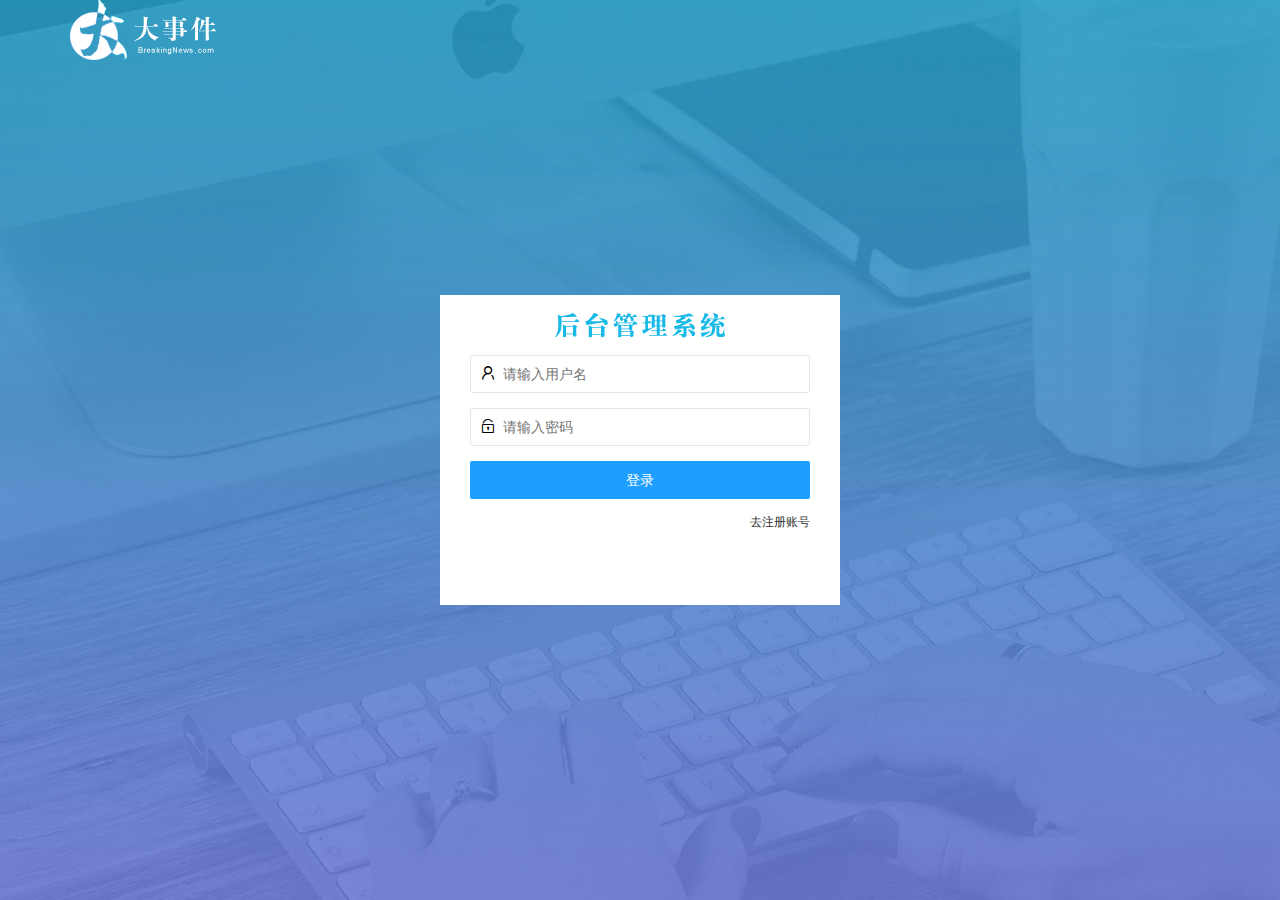
<file: login.html>
<!DOCTYPE html>
<html lang="en">
<head>
    <meta charset="UTF-8">
    <meta name="viewport" content="width=device-width, initial-scale=1.0">
    <title>大事件-登录/注册</title>
    <!-- 导入layui -->
    <link rel="stylesheet" href="./assets/css/login.css">
    <link rel="stylesheet" href="/assets/lib/layui/css/layui.css">
</head>
<body>
    <!-- 头部logo -->
    <div class="layui-main">
        <img src="/assets//images/logo.png" alt="">
    </div>

    <!-- 登录注册 -->
    <div class="loginAndRegBox">
        <div class="title-box"></div>
        <!-- 登录DIV -->
        <div class="login-box">
            <!-- 登录的表单 -->
            <form class="layui-form" id="form_login">
                <!-- 用户名 -->
                <div class="layui-form-item">
                    <i class="layui-icon layui-icon-username"></i>
                        <input type="text" name="username" required lay-verify="required" placeholder="请输入用户名" autocomplete="off"
                            class="layui-input">
                </div>
                <!-- 密码 -->
                <div class="layui-form-item">
                    <i class="layui-icon layui-icon-password"></i>
                        <input type="password" name="password" required lay-verify="required|pwd" placeholder="请输入密码" autocomplete="off"
                            class="layui-input">
                </div>
                <!-- 登录按钮 -->
                <div class="layui-form-item">
                    <!-- 表单提交按钮和普通按钮的区别，就是lay-submit 属性 -->
                    <button class="layui-btn layui-btn-fluid layui-btn-normal" lay-submit lay-filter="formDemo">登录</button>
                </div>
                <div class="layui-form-item links">
                    <a href="javascript:;" id="link_reg">去注册账号</a>
                </div>
            </form>   
            
        </div>
        <!-- 注册DIV -->
        <div class="reg-box">
            <!-- 注册的表单 -->
                        <form class="layui-form" id="form_reg">
                            <!-- 用户名 -->
                            <div class="layui-form-item">
                                <i class="layui-icon layui-icon-username"></i>
                                <input type="text" name="username" required lay-verify="required" placeholder="请输入用户名" autocomplete="off"
                                    class="layui-input">
                            </div>
                            <!-- 密码 -->
                            <div class="layui-form-item">
                                <i class="layui-icon layui-icon-password"></i>
                                <input type="password" name="password" required lay-verify="required|pwd" placeholder="请输入密码" autocomplete="off"
                                    class="layui-input">
                            </div>
                            <!-- 密码确认 -->
                            <div class="layui-form-item">
                                <i class="layui-icon layui-icon-password"></i>
                                <input type="password" name="repassword" required lay-verify="required|pwd|repwd" placeholder="再次确认密码" autocomplete="off"
                                    class="layui-input">
                            </div>
                            <!-- 注册按钮 -->
                            <div class="layui-form-item">
                                <!-- 表单提交按钮和普通按钮的区别，就是lay-submit 属性 -->
                                <button class="layui-btn layui-btn-fluid layui-btn-normal" lay-submit lay-filter="formDemo">注册</button>
                            </div>
                            <div class="layui-form-item links">
                                <a href="javascript:;" id="link_login">去登录</a>
                            </div>
                        </form>

            
        </div>
    </div>



    <script src="/assets/lib/layui/layui.all.js"></script>
    <script src="/assets/lib/jquery.js"></script>
    <!-- 导入这个boseAPI只能放在这里 -->
    <script src="/assets/js/baseAPI.js"></script>
    <script src="/assets/js/login.js"></script>
</body>
</html>
</file>
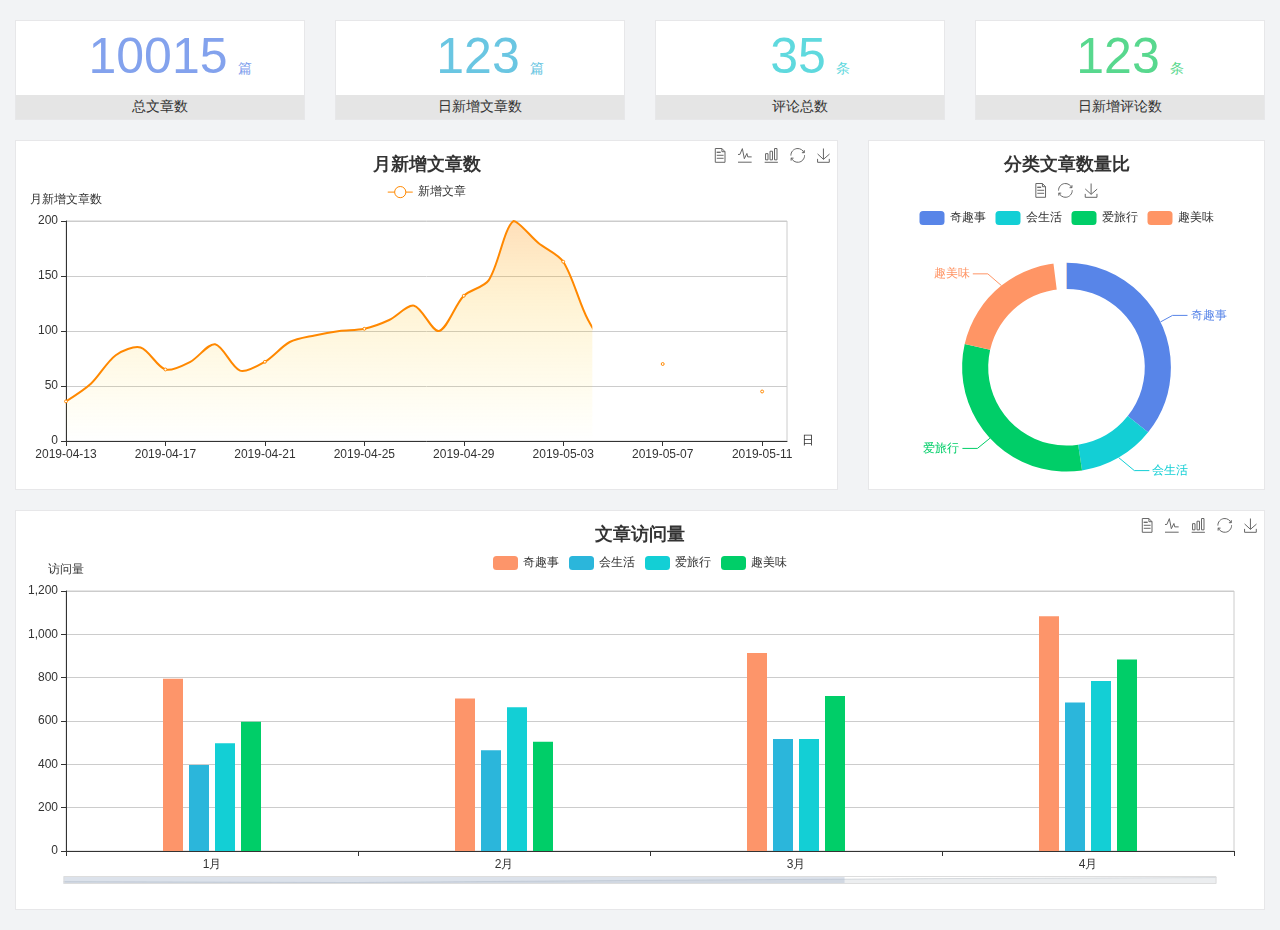
<file: home/dashboard.html>
<!DOCTYPE html>
<html lang="en">

<head>
  <meta charset="UTF-8">
  <meta name="viewport" content="width=device-width, initial-scale=1.0">
  <meta http-equiv="X-UA-Compatible" content="ie=edge">
  <title>图表统计</title>
  <link rel="stylesheet" href="../../assets/lib/bootstrap.css" />
  <link rel="stylesheet" href="../../assets/lib/main.css" />
  <script src="../../assets/lib/jquery.js"></script>
  <script type="text/javascript" src="../../assets/lib/echarts.min.js"></script>
</head>

<body>
  <div class="container-fluid">
    <div class="row spannel_list">
      <div class="col-sm-3 col-xs-6">
        <div class="spannel">
          <em>10015</em><span>篇</span>
          <b>总文章数</b>
        </div>
      </div>
      <div class="col-sm-3 col-xs-6">
        <div class="spannel scolor01">
          <em>123</em><span>篇</span>
          <b>日新增文章数</b>
        </div>
      </div>
      <div class="col-sm-3 col-xs-6">
        <div class="spannel scolor02">
          <em>35</em><span>条</span>
          <b>评论总数</b>
        </div>
      </div>
      <div class="col-sm-3 col-xs-6">
        <div class="spannel scolor03">
          <em>123</em><span>条</span>
          <b>日新增评论数</b>
        </div>
      </div>
    </div>
  </div>

  <div class="container-fluid">
    <div class="row curve-pie">
      <div class="col-lg-8 col-md-8">
        <div class="gragh_pannel" id="curve_show"></div>
      </div>
      <div class="col-lg-4 col-md-4">
        <div class="gragh_pannel" id="pie_show"></div>
      </div>
    </div>
  </div>

  <div class="container-fluid">
    <div class="column_pannel" id="column_show"></div>
  </div>

  <script>
    var oChart = echarts.init(document.getElementById('curve_show'));
    var aList_all = [
      { 'count': 36, 'date': '2019-04-13' },
      { 'count': 52, 'date': '2019-04-14' },
      { 'count': 78, 'date': '2019-04-15' },
      { 'count': 85, 'date': '2019-04-16' },
      { 'count': 65, 'date': '2019-04-17' },
      { 'count': 72, 'date': '2019-04-18' },
      { 'count': 88, 'date': '2019-04-19' },
      { 'count': 64, 'date': '2019-04-20' },
      { 'count': 72, 'date': '2019-04-21' },
      { 'count': 90, 'date': '2019-04-22' },
      { 'count': 96, 'date': '2019-04-23' },
      { 'count': 100, 'date': '2019-04-24' },
      { 'count': 102, 'date': '2019-04-25' },
      { 'count': 110, 'date': '2019-04-26' },
      { 'count': 123, 'date': '2019-04-27' },
      { 'count': 100, 'date': '2019-04-28' },
      { 'count': 132, 'date': '2019-04-29' },
      { 'count': 146, 'date': '2019-04-30' },
      { 'count': 200, 'date': '2019-05-01' },
      { 'count': 180, 'date': '2019-05-02' },
      { 'count': 163, 'date': '2019-05-03' },
      { 'count': 110, 'date': '2019-05-04' },
      { 'count': 80, 'date': '2019-05-05' },
      { 'count': 82, 'date': '2019-05-06' },
      { 'count': 70, 'date': '2019-05-07' },
      { 'count': 65, 'date': '2019-05-08' },
      { 'count': 54, 'date': '2019-05-09' },
      { 'count': 40, 'date': '2019-05-10' },
      { 'count': 45, 'date': '2019-05-11' },
      { 'count': 38, 'date': '2019-05-12' },
    ];

    let aCount = [];
    let aDate = [];

    for (var i = 0; i < aList_all.length; i++) {
      aCount.push(aList_all[i].count);
      aDate.push(aList_all[i].date);
    }

    var chartopt = {
      title: {
        text: '月新增文章数',
        left: 'center',
        top: '10'
      },
      tooltip: {
        trigger: 'axis'
      },
      legend: {
        data: ['新增文章'],
        top: '40'
      },
      toolbox: {
        show: true,
        feature: {
          mark: { show: true },
          dataView: { show: true, readOnly: false },
          magicType: { show: true, type: ['line', 'bar'] },
          restore: { show: true },
          saveAsImage: { show: true }
        }
      },
      calculable: true,
      xAxis: [
        {
          name: '日',
          type: 'category',
          boundaryGap: false,
          data: aDate
        }
      ],
      yAxis: [
        {
          name: '月新增文章数',
          type: 'value'
        }
      ],
      series: [
        {
          name: '新增文章',
          type: 'line',
          smooth: true,
          itemStyle: { normal: { areaStyle: { type: 'default' }, color: '#f80' }, lineStyle: { color: '#f80' } },
          data: aCount
        }],
      areaStyle: {
        normal: {
          color: new echarts.graphic.LinearGradient(0, 0, 0, 1, [{
            offset: 0,
            color: 'rgba(255,136,0,0.39)'
          }, {
            offset: .34,
            color: 'rgba(255,180,0,0.25)'
          }, {
            offset: 1,
            color: 'rgba(255,222,0,0.00)'
          }])

        }
      },
      grid: {
        show: true,
        x: 50,
        x2: 50,
        y: 80,
        height: 220
      }
    };

    oChart.setOption(chartopt);


    var oPie = echarts.init(document.getElementById('pie_show'));
    var oPieopt =
    {
      title: {
        top: 10,
        text: '分类文章数量比',
        x: 'center'
      },
      tooltip: {
        trigger: 'item',
        formatter: "{a} <br/>{b} : {c} ({d}%)"
      },
      color: ['#5885e8', '#13cfd5', '#00ce68', '#ff9565'],
      legend: {
        x: 'center',
        top: 65,
        data: ['奇趣事', '会生活', '爱旅行', '趣美味']
      },
      toolbox: {
        show: true,
        x: 'center',
        top: 35,
        feature: {
          mark: { show: true },
          dataView: { show: true, readOnly: false },
          magicType: {
            show: true,
            type: ['pie', 'funnel'],
            option: {
              funnel: {
                x: '25%',
                width: '50%',
                funnelAlign: 'left',
                max: 1548
              }
            }
          },
          restore: { show: true },
          saveAsImage: { show: true }
        }
      },
      calculable: true,
      series: [
        {
          name: '访问来源',
          type: 'pie',
          radius: ['45%', '60%'],
          center: ['50%', '65%'],
          data: [
            { value: 300, name: '奇趣事' },
            { value: 100, name: '会生活' },
            { value: 260, name: '爱旅行' },
            { value: 180, name: '趣美味' }
          ]
        }
      ]
    };
    oPie.setOption(oPieopt);



    var oColumn = this.echarts.init(document.getElementById('column_show'));
    var oColumnopt =
    {
      title: {
        text: '文章访问量',
        left: 'center',
        top: '10'
      },
      tooltip: {
        trigger: 'axis'
      },
      legend: {
        data: ['奇趣事', '会生活', '爱旅行', '趣美味'],
        top: '40'
      },
      toolbox: {
        show: true,
        feature: {
          mark: { show: true },
          dataView: { show: true, readOnly: false },
          magicType: { show: true, type: ['line', 'bar'] },
          restore: { show: true },
          saveAsImage: { show: true }
        }
      },
      calculable: true,
      xAxis: [
        {
          type: 'category',
          data: ['1月', '2月', '3月', '4月', '5月']
        }
      ],
      yAxis: [
        {
          name: '访问量',
          type: 'value'
        }
      ],
      series: [
        {
          name: '奇趣事',
          type: 'bar',
          barWidth: 20,
          itemStyle: {
            normal: { areaStyle: { type: 'default' }, color: '#fd956a' }
          },
          data: [800, 708, 920, 1090, 1200]
        },
        {
          name: '会生活',
          type: 'bar',
          barWidth: 20,
          itemStyle: {
            normal: { areaStyle: { type: 'default' }, color: '#2bb6db' }
          },
          data: [400, 468, 520, 690, 800]
        },
        {
          name: '爱旅行',
          type: 'bar',
          barWidth: 20,
          itemStyle: {
            normal: { areaStyle: { type: 'default' }, color: '#13cfd5' }
          },
          data: [500, 668, 520, 790, 900]
        },
        {
          name: '趣美味',
          type: 'bar',
          barWidth: 20,
          itemStyle: {
            normal: { areaStyle: { type: 'default' }, color: '#00ce68' }
          },
          data: [600, 508, 720, 890, 1000]
        }
      ],
      grid: {
        show: true,
        x: 50,
        x2: 30,
        y: 80,
        height: 260
      },
      dataZoom: [//给x轴设置滚动条
        {
          start: 0,//默认为0
          end: 100 - 1000 / 31,//默认为100
          type: 'slider',
          show: true,
          xAxisIndex: [0],
          handleSize: 0,//滑动条的 左右2个滑动条的大小
          height: 8,//组件高度
          left: 45, //左边的距离
          right: 50,//右边的距离
          bottom: 26,//右边的距离
          handleColor: '#ddd',//h滑动图标的颜色
          handleStyle: {
            borderColor: "#cacaca",
            borderWidth: "1",
            shadowBlur: 2,
            background: "#ddd",
            shadowColor: "#ddd",
          }
        }]
    };
    oColumn.setOption(oColumnopt);
  </script>
</body>

</html>
</file>
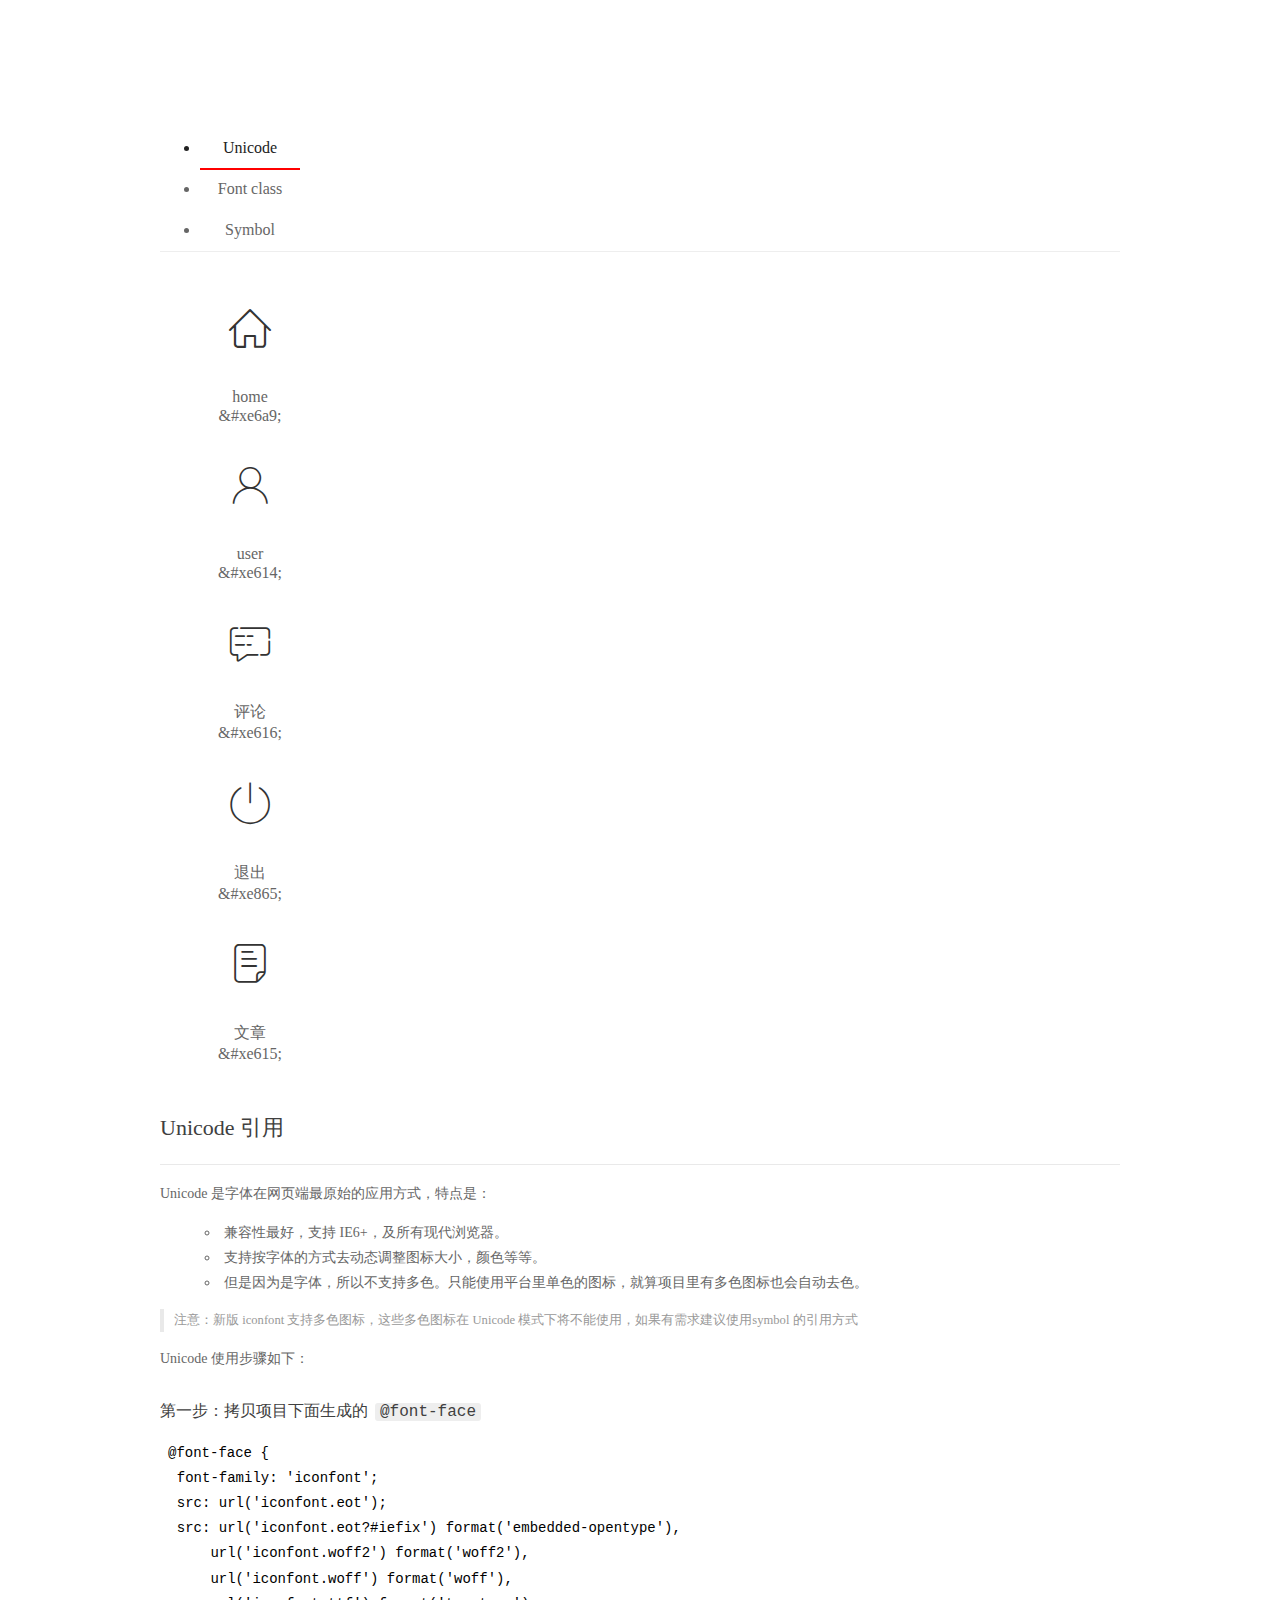
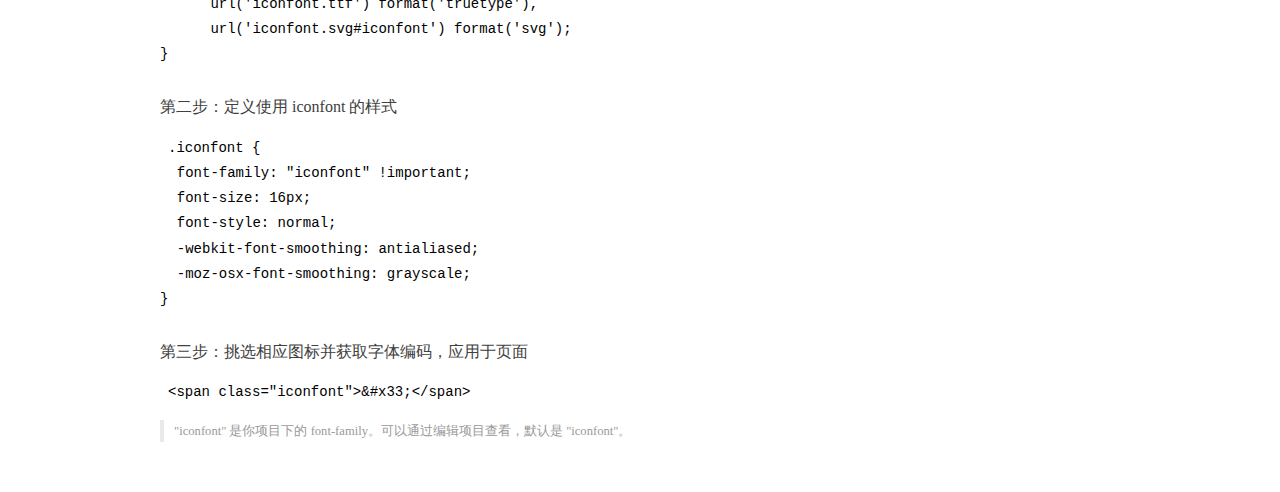
<file: assets/fonts/demo_index.html>
<!DOCTYPE html>
<html>
<head>
  <meta charset="utf-8"/>
  <title>IconFont Demo</title>
  <link rel="shortcut icon" href="https://gtms04.alicdn.com/tps/i4/TB1_oz6GVXXXXaFXpXXJDFnIXXX-64-64.ico" type="image/x-icon"/>
  <link rel="stylesheet" href="https://g.alicdn.com/thx/cube/1.3.2/cube.min.css">
  <link rel="stylesheet" href="demo.css">
  <link rel="stylesheet" href="iconfont.css">
  <script src="iconfont.js"></script>
  <!-- jQuery -->
  <script src="https://a1.alicdn.com/oss/uploads/2018/12/26/7bfddb60-08e8-11e9-9b04-53e73bb6408b.js"></script>
  <!-- 代码高亮 -->
  <script src="https://a1.alicdn.com/oss/uploads/2018/12/26/a3f714d0-08e6-11e9-8a15-ebf944d7534c.js"></script>
</head>
<body>
  <div class="main">
    <h1 class="logo"><a href="https://www.iconfont.cn/" title="iconfont 首页" target="_blank">&#xe86b;</a></h1>
    <div class="nav-tabs">
      <ul id="tabs" class="dib-box">
        <li class="dib active"><span>Unicode</span></li>
        <li class="dib"><span>Font class</span></li>
        <li class="dib"><span>Symbol</span></li>
      </ul>
      
    </div>
    <div class="tab-container">
      <div class="content unicode" style="display: block;">
          <ul class="icon_lists dib-box">
          
            <li class="dib">
              <span class="icon iconfont">&#xe6a9;</span>
                <div class="name">home</div>
                <div class="code-name">&amp;#xe6a9;</div>
              </li>
          
            <li class="dib">
              <span class="icon iconfont">&#xe614;</span>
                <div class="name">user</div>
                <div class="code-name">&amp;#xe614;</div>
              </li>
          
            <li class="dib">
              <span class="icon iconfont">&#xe616;</span>
                <div class="name">评论</div>
                <div class="code-name">&amp;#xe616;</div>
              </li>
          
            <li class="dib">
              <span class="icon iconfont">&#xe865;</span>
                <div class="name">退出</div>
                <div class="code-name">&amp;#xe865;</div>
              </li>
          
            <li class="dib">
              <span class="icon iconfont">&#xe615;</span>
                <div class="name">文章</div>
                <div class="code-name">&amp;#xe615;</div>
              </li>
          
          </ul>
          <div class="article markdown">
          <h2 id="unicode-">Unicode 引用</h2>
          <hr>

          <p>Unicode 是字体在网页端最原始的应用方式，特点是：</p>
          <ul>
            <li>兼容性最好，支持 IE6+，及所有现代浏览器。</li>
            <li>支持按字体的方式去动态调整图标大小，颜色等等。</li>
            <li>但是因为是字体，所以不支持多色。只能使用平台里单色的图标，就算项目里有多色图标也会自动去色。</li>
          </ul>
          <blockquote>
            <p>注意：新版 iconfont 支持多色图标，这些多色图标在 Unicode 模式下将不能使用，如果有需求建议使用symbol 的引用方式</p>
          </blockquote>
          <p>Unicode 使用步骤如下：</p>
          <h3 id="-font-face">第一步：拷贝项目下面生成的 <code>@font-face</code></h3>
<pre><code class="language-css"
>@font-face {
  font-family: 'iconfont';
  src: url('iconfont.eot');
  src: url('iconfont.eot?#iefix') format('embedded-opentype'),
      url('iconfont.woff2') format('woff2'),
      url('iconfont.woff') format('woff'),
      url('iconfont.ttf') format('truetype'),
      url('iconfont.svg#iconfont') format('svg');
}
</code></pre>
          <h3 id="-iconfont-">第二步：定义使用 iconfont 的样式</h3>
<pre><code class="language-css"
>.iconfont {
  font-family: "iconfont" !important;
  font-size: 16px;
  font-style: normal;
  -webkit-font-smoothing: antialiased;
  -moz-osx-font-smoothing: grayscale;
}
</code></pre>
          <h3 id="-">第三步：挑选相应图标并获取字体编码，应用于页面</h3>
<pre>
<code class="language-html"
>&lt;span class="iconfont"&gt;&amp;#x33;&lt;/span&gt;
</code></pre>
          <blockquote>
            <p>"iconfont" 是你项目下的 font-family。可以通过编辑项目查看，默认是 "iconfont"。</p>
          </blockquote>
          </div>
      </div>
      <div class="content font-class">
        <ul class="icon_lists dib-box">
          
          <li class="dib">
            <span class="icon iconfont icon-home"></span>
            <div class="name">
              home
            </div>
            <div class="code-name">.icon-home
            </div>
          </li>
          
          <li class="dib">
            <span class="icon iconfont icon-user"></span>
            <div class="name">
              user
            </div>
            <div class="code-name">.icon-user
            </div>
          </li>
          
          <li class="dib">
            <span class="icon iconfont icon-pinglun"></span>
            <div class="name">
              评论
            </div>
            <div class="code-name">.icon-pinglun
            </div>
          </li>
          
          <li class="dib">
            <span class="icon iconfont icon-tuichu"></span>
            <div class="name">
              退出
            </div>
            <div class="code-name">.icon-tuichu
            </div>
          </li>
          
          <li class="dib">
            <span class="icon iconfont icon-16"></span>
            <div class="name">
              文章
            </div>
            <div class="code-name">.icon-16
            </div>
          </li>
          
        </ul>
        <div class="article markdown">
        <h2 id="font-class-">font-class 引用</h2>
        <hr>

        <p>font-class 是 Unicode 使用方式的一种变种，主要是解决 Unicode 书写不直观，语意不明确的问题。</p>
        <p>与 Unicode 使用方式相比，具有如下特点：</p>
        <ul>
          <li>兼容性良好，支持 IE8+，及所有现代浏览器。</li>
          <li>相比于 Unicode 语意明确，书写更直观。可以很容易分辨这个 icon 是什么。</li>
          <li>因为使用 class 来定义图标，所以当要替换图标时，只需要修改 class 里面的 Unicode 引用。</li>
          <li>不过因为本质上还是使用的字体，所以多色图标还是不支持的。</li>
        </ul>
        <p>使用步骤如下：</p>
        <h3 id="-fontclass-">第一步：引入项目下面生成的 fontclass 代码：</h3>
<pre><code class="language-html">&lt;link rel="stylesheet" href="./iconfont.css"&gt;
</code></pre>
        <h3 id="-">第二步：挑选相应图标并获取类名，应用于页面：</h3>
<pre><code class="language-html">&lt;span class="iconfont icon-xxx"&gt;&lt;/span&gt;
</code></pre>
        <blockquote>
          <p>"
            iconfont" 是你项目下的 font-family。可以通过编辑项目查看，默认是 "iconfont"。</p>
        </blockquote>
      </div>
      </div>
      <div class="content symbol">
          <ul class="icon_lists dib-box">
          
            <li class="dib">
                <svg class="icon svg-icon" aria-hidden="true">
                  <use xlink:href="#icon-home"></use>
                </svg>
                <div class="name">home</div>
                <div class="code-name">#icon-home</div>
            </li>
          
            <li class="dib">
                <svg class="icon svg-icon" aria-hidden="true">
                  <use xlink:href="#icon-user"></use>
                </svg>
                <div class="name">user</div>
                <div class="code-name">#icon-user</div>
            </li>
          
            <li class="dib">
                <svg class="icon svg-icon" aria-hidden="true">
                  <use xlink:href="#icon-pinglun"></use>
                </svg>
                <div class="name">评论</div>
                <div class="code-name">#icon-pinglun</div>
            </li>
          
            <li class="dib">
                <svg class="icon svg-icon" aria-hidden="true">
                  <use xlink:href="#icon-tuichu"></use>
                </svg>
                <div class="name">退出</div>
                <div class="code-name">#icon-tuichu</div>
            </li>
          
            <li class="dib">
                <svg class="icon svg-icon" aria-hidden="true">
                  <use xlink:href="#icon-16"></use>
                </svg>
                <div class="name">文章</div>
                <div class="code-name">#icon-16</div>
            </li>
          
          </ul>
          <div class="article markdown">
          <h2 id="symbol-">Symbol 引用</h2>
          <hr>

          <p>这是一种全新的使用方式，应该说这才是未来的主流，也是平台目前推荐的用法。相关介绍可以参考这篇<a href="">文章</a>
            这种用法其实是做了一个 SVG 的集合，与另外两种相比具有如下特点：</p>
          <ul>
            <li>支持多色图标了，不再受单色限制。</li>
            <li>通过一些技巧，支持像字体那样，通过 <code>font-size</code>, <code>color</code> 来调整样式。</li>
            <li>兼容性较差，支持 IE9+，及现代浏览器。</li>
            <li>浏览器渲染 SVG 的性能一般，还不如 png。</li>
          </ul>
          <p>使用步骤如下：</p>
          <h3 id="-symbol-">第一步：引入项目下面生成的 symbol 代码：</h3>
<pre><code class="language-html">&lt;script src="./iconfont.js"&gt;&lt;/script&gt;
</code></pre>
          <h3 id="-css-">第二步：加入通用 CSS 代码（引入一次就行）：</h3>
<pre><code class="language-html">&lt;style&gt;
.icon {
  width: 1em;
  height: 1em;
  vertical-align: -0.15em;
  fill: currentColor;
  overflow: hidden;
}
&lt;/style&gt;
</code></pre>
          <h3 id="-">第三步：挑选相应图标并获取类名，应用于页面：</h3>
<pre><code class="language-html">&lt;svg class="icon" aria-hidden="true"&gt;
  &lt;use xlink:href="#icon-xxx"&gt;&lt;/use&gt;
&lt;/svg&gt;
</code></pre>
          </div>
      </div>

    </div>
  </div>
  <script>
  $(document).ready(function () {
      $('.tab-container .content:first').show()

      $('#tabs li').click(function (e) {
        var tabContent = $('.tab-container .content')
        var index = $(this).index()

        if ($(this).hasClass('active')) {
          return
        } else {
          $('#tabs li').removeClass('active')
          $(this).addClass('active')

          tabContent.hide().eq(index).fadeIn()
        }
      })
    })
  </script>
</body>
</html>
</file>
<file: assets/css/login.css>
html,body {
    margin: 0;
    padding: 0;
    height: 100%;
    width: 100%;
    background: url('/assets/images/login_bg.jpg') 
    no-repeat center;
    background-size: cover;
}

.loginAndRegBox {
    width: 400px;
    height: 310px;
    background-color: #fff;
    position: absolute;
    left: 50%;
    top: 50%;
    transform: translate(-50%,-50%);
}


.title-box {
    height: 60px;   
    background: url(/assets/images/login_title.png)
    no-repeat center;
}


.reg-box {
    display: none;
}

.layui-form {
    padding: 0 30px;
}

.links {
    display: flex;
    justify-content: flex-end;
}

.links a {
    font-size: 12px;
}

.layui-form-item {
    position: relative;
}

.layui-icon {
    position: absolute;
    left: 10px;
    top: 10px; 
}

.layui-form-item .layui-input {
    padding-left: 32px;
}
</file>
<file: assets/lib/layui/css/layui.css>
/** layui-v2.5.5 MIT License By https://www.layui.com */
 .layui-inline,img{display:inline-block;vertical-align:middle}h1,h2,h3,h4,h5,h6{font-weight:400}.layui-edge,.layui-header,.layui-inline,.layui-main{position:relative}.layui-body,.layui-edge,.layui-elip{overflow:hidden}.layui-btn,.layui-edge,.layui-inline,img{vertical-align:middle}.layui-btn,.layui-disabled,.layui-icon,.layui-unselect{-moz-user-select:none;-webkit-user-select:none;-ms-user-select:none}.layui-elip,.layui-form-checkbox span,.layui-form-pane .layui-form-label{text-overflow:ellipsis;white-space:nowrap}.layui-breadcrumb,.layui-tree-btnGroup{visibility:hidden}blockquote,body,button,dd,div,dl,dt,form,h1,h2,h3,h4,h5,h6,input,li,ol,p,pre,td,textarea,th,ul{margin:0;padding:0;-webkit-tap-highlight-color:rgba(0,0,0,0)}a:active,a:hover{outline:0}img{border:none}li{list-style:none}table{border-collapse:collapse;border-spacing:0}h4,h5,h6{font-size:100%}button,input,optgroup,option,select,textarea{font-family:inherit;font-size:inherit;font-style:inherit;font-weight:inherit;outline:0}pre{white-space:pre-wrap;white-space:-moz-pre-wrap;white-space:-pre-wrap;white-space:-o-pre-wrap;word-wrap:break-word}body{line-height:24px;font:14px Helvetica Neue,Helvetica,PingFang SC,Tahoma,Arial,sans-serif}hr{height:1px;margin:10px 0;border:0;clear:both}a{color:#333;text-decoration:none}a:hover{color:#777}a cite{font-style:normal;*cursor:pointer}.layui-border-box,.layui-border-box *{box-sizing:border-box}.layui-box,.layui-box *{box-sizing:content-box}.layui-clear{clear:both;*zoom:1}.layui-clear:after{content:'\20';clear:both;*zoom:1;display:block;height:0}.layui-inline{*display:inline;*zoom:1}.layui-edge{display:inline-block;width:0;height:0;border-width:6px;border-style:dashed;border-color:transparent}.layui-edge-top{top:-4px;border-bottom-color:#999;border-bottom-style:solid}.layui-edge-right{border-left-color:#999;border-left-style:solid}.layui-edge-bottom{top:2px;border-top-color:#999;border-top-style:solid}.layui-edge-left{border-right-color:#999;border-right-style:solid}.layui-disabled,.layui-disabled:hover{color:#d2d2d2!important;cursor:not-allowed!important}.layui-circle{border-radius:100%}.layui-show{display:block!important}.layui-hide{display:none!important}@font-face{font-family:layui-icon;src:url(../font/iconfont.eot?v=250);src:url(../font/iconfont.eot?v=250#iefix) format('embedded-opentype'),url(../font/iconfont.woff2?v=250) format('woff2'),url(../font/iconfont.woff?v=250) format('woff'),url(../font/iconfont.ttf?v=250) format('truetype'),url(../font/iconfont.svg?v=250#layui-icon) format('svg')}.layui-icon{font-family:layui-icon!important;font-size:16px;font-style:normal;-webkit-font-smoothing:antialiased;-moz-osx-font-smoothing:grayscale}.layui-icon-reply-fill:before{content:"\e611"}.layui-icon-set-fill:before{content:"\e614"}.layui-icon-menu-fill:before{content:"\e60f"}.layui-icon-search:before{content:"\e615"}.layui-icon-share:before{content:"\e641"}.layui-icon-set-sm:before{content:"\e620"}.layui-icon-engine:before{content:"\e628"}.layui-icon-close:before{content:"\1006"}.layui-icon-close-fill:before{content:"\1007"}.layui-icon-chart-screen:before{content:"\e629"}.layui-icon-star:before{content:"\e600"}.layui-icon-circle-dot:before{content:"\e617"}.layui-icon-chat:before{content:"\e606"}.layui-icon-release:before{content:"\e609"}.layui-icon-list:before{content:"\e60a"}.layui-icon-chart:before{content:"\e62c"}.layui-icon-ok-circle:before{content:"\1005"}.layui-icon-layim-theme:before{content:"\e61b"}.layui-icon-table:before{content:"\e62d"}.layui-icon-right:before{content:"\e602"}.layui-icon-left:before{content:"\e603"}.layui-icon-cart-simple:before{content:"\e698"}.layui-icon-face-cry:before{content:"\e69c"}.layui-icon-face-smile:before{content:"\e6af"}.layui-icon-survey:before{content:"\e6b2"}.layui-icon-tree:before{content:"\e62e"}.layui-icon-upload-circle:before{content:"\e62f"}.layui-icon-add-circle:before{content:"\e61f"}.layui-icon-download-circle:before{content:"\e601"}.layui-icon-templeate-1:before{content:"\e630"}.layui-icon-util:before{content:"\e631"}.layui-icon-face-surprised:before{content:"\e664"}.layui-icon-edit:before{content:"\e642"}.layui-icon-speaker:before{content:"\e645"}.layui-icon-down:before{content:"\e61a"}.layui-icon-file:before{content:"\e621"}.layui-icon-layouts:before{content:"\e632"}.layui-icon-rate-half:before{content:"\e6c9"}.layui-icon-add-circle-fine:before{content:"\e608"}.layui-icon-prev-circle:before{content:"\e633"}.layui-icon-read:before{content:"\e705"}.layui-icon-404:before{content:"\e61c"}.layui-icon-carousel:before{content:"\e634"}.layui-icon-help:before{content:"\e607"}.layui-icon-code-circle:before{content:"\e635"}.layui-icon-water:before{content:"\e636"}.layui-icon-username:before{content:"\e66f"}.layui-icon-find-fill:before{content:"\e670"}.layui-icon-about:before{content:"\e60b"}.layui-icon-location:before{content:"\e715"}.layui-icon-up:before{content:"\e619"}.layui-icon-pause:before{content:"\e651"}.layui-icon-date:before{content:"\e637"}.layui-icon-layim-uploadfile:before{content:"\e61d"}.layui-icon-delete:before{content:"\e640"}.layui-icon-play:before{content:"\e652"}.layui-icon-top:before{content:"\e604"}.layui-icon-friends:before{content:"\e612"}.layui-icon-refresh-3:before{content:"\e9aa"}.layui-icon-ok:before{content:"\e605"}.layui-icon-layer:before{content:"\e638"}.layui-icon-face-smile-fine:before{content:"\e60c"}.layui-icon-dollar:before{content:"\e659"}.layui-icon-group:before{content:"\e613"}.layui-icon-layim-download:before{content:"\e61e"}.layui-icon-picture-fine:before{content:"\e60d"}.layui-icon-link:before{content:"\e64c"}.layui-icon-diamond:before{content:"\e735"}.layui-icon-log:before{content:"\e60e"}.layui-icon-rate-solid:before{content:"\e67a"}.layui-icon-fonts-del:before{content:"\e64f"}.layui-icon-unlink:before{content:"\e64d"}.layui-icon-fonts-clear:before{content:"\e639"}.layui-icon-triangle-r:before{content:"\e623"}.layui-icon-circle:before{content:"\e63f"}.layui-icon-radio:before{content:"\e643"}.layui-icon-align-center:before{content:"\e647"}.layui-icon-align-right:before{content:"\e648"}.layui-icon-align-left:before{content:"\e649"}.layui-icon-loading-1:before{content:"\e63e"}.layui-icon-return:before{content:"\e65c"}.layui-icon-fonts-strong:before{content:"\e62b"}.layui-icon-upload:before{content:"\e67c"}.layui-icon-dialogue:before{content:"\e63a"}.layui-icon-video:before{content:"\e6ed"}.layui-icon-headset:before{content:"\e6fc"}.layui-icon-cellphone-fine:before{content:"\e63b"}.layui-icon-add-1:before{content:"\e654"}.layui-icon-face-smile-b:before{content:"\e650"}.layui-icon-fonts-html:before{content:"\e64b"}.layui-icon-form:before{content:"\e63c"}.layui-icon-cart:before{content:"\e657"}.layui-icon-camera-fill:before{content:"\e65d"}.layui-icon-tabs:before{content:"\e62a"}.layui-icon-fonts-code:before{content:"\e64e"}.layui-icon-fire:before{content:"\e756"}.layui-icon-set:before{content:"\e716"}.layui-icon-fonts-u:before{content:"\e646"}.layui-icon-triangle-d:before{content:"\e625"}.layui-icon-tips:before{content:"\e702"}.layui-icon-picture:before{content:"\e64a"}.layui-icon-more-vertical:before{content:"\e671"}.layui-icon-flag:before{content:"\e66c"}.layui-icon-loading:before{content:"\e63d"}.layui-icon-fonts-i:before{content:"\e644"}.layui-icon-refresh-1:before{content:"\e666"}.layui-icon-rmb:before{content:"\e65e"}.layui-icon-home:before{content:"\e68e"}.layui-icon-user:before{content:"\e770"}.layui-icon-notice:before{content:"\e667"}.layui-icon-login-weibo:before{content:"\e675"}.layui-icon-voice:before{content:"\e688"}.layui-icon-upload-drag:before{content:"\e681"}.layui-icon-login-qq:before{content:"\e676"}.layui-icon-snowflake:before{content:"\e6b1"}.layui-icon-file-b:before{content:"\e655"}.layui-icon-template:before{content:"\e663"}.layui-icon-auz:before{content:"\e672"}.layui-icon-console:before{content:"\e665"}.layui-icon-app:before{content:"\e653"}.layui-icon-prev:before{content:"\e65a"}.layui-icon-website:before{content:"\e7ae"}.layui-icon-next:before{content:"\e65b"}.layui-icon-component:before{content:"\e857"}.layui-icon-more:before{content:"\e65f"}.layui-icon-login-wechat:before{content:"\e677"}.layui-icon-shrink-right:before{content:"\e668"}.layui-icon-spread-left:before{content:"\e66b"}.layui-icon-camera:before{content:"\e660"}.layui-icon-note:before{content:"\e66e"}.layui-icon-refresh:before{content:"\e669"}.layui-icon-female:before{content:"\e661"}.layui-icon-male:before{content:"\e662"}.layui-icon-password:before{content:"\e673"}.layui-icon-senior:before{content:"\e674"}.layui-icon-theme:before{content:"\e66a"}.layui-icon-tread:before{content:"\e6c5"}.layui-icon-praise:before{content:"\e6c6"}.layui-icon-star-fill:before{content:"\e658"}.layui-icon-rate:before{content:"\e67b"}.layui-icon-template-1:before{content:"\e656"}.layui-icon-vercode:before{content:"\e679"}.layui-icon-cellphone:before{content:"\e678"}.layui-icon-screen-full:before{content:"\e622"}.layui-icon-screen-restore:before{content:"\e758"}.layui-icon-cols:before{content:"\e610"}.layui-icon-export:before{content:"\e67d"}.layui-icon-print:before{content:"\e66d"}.layui-icon-slider:before{content:"\e714"}.layui-icon-addition:before{content:"\e624"}.layui-icon-subtraction:before{content:"\e67e"}.layui-icon-service:before{content:"\e626"}.layui-icon-transfer:before{content:"\e691"}.layui-main{width:1140px;margin:0 auto}.layui-header{z-index:1000;height:60px}.layui-header a:hover{transition:all .5s;-webkit-transition:all .5s}.layui-side{position:fixed;left:0;top:0;bottom:0;z-index:999;width:200px;overflow-x:hidden}.layui-side-scroll{position:relative;width:220px;height:100%;overflow-x:hidden}.layui-body{position:absolute;left:200px;right:0;top:0;bottom:0;z-index:998;width:auto;overflow-y:auto;box-sizing:border-box}.layui-layout-body{overflow:hidden}.layui-layout-admin .layui-header{background-color:#23262E}.layui-layout-admin .layui-side{top:60px;width:200px;overflow-x:hidden}.layui-layout-admin .layui-body{position:fixed;top:60px;bottom:44px}.layui-layout-admin .layui-main{width:auto;margin:0 15px}.layui-layout-admin .layui-footer{position:fixed;left:200px;right:0;bottom:0;height:44px;line-height:44px;padding:0 15px;background-color:#eee}.layui-layout-admin .layui-logo{position:absolute;left:0;top:0;width:200px;height:100%;line-height:60px;text-align:center;color:#009688;font-size:16px}.layui-layout-admin .layui-header .layui-nav{background:0 0}.layui-layout-left{position:absolute!important;left:200px;top:0}.layui-layout-right{position:absolute!important;right:0;top:0}.layui-container{position:relative;margin:0 auto;padding:0 15px;box-sizing:border-box}.layui-fluid{position:relative;margin:0 auto;padding:0 15px}.layui-row:after,.layui-row:before{content:'';display:block;clear:both}.layui-col-lg1,.layui-col-lg10,.layui-col-lg11,.layui-col-lg12,.layui-col-lg2,.layui-col-lg3,.layui-col-lg4,.layui-col-lg5,.layui-col-lg6,.layui-col-lg7,.layui-col-lg8,.layui-col-lg9,.layui-col-md1,.layui-col-md10,.layui-col-md11,.layui-col-md12,.layui-col-md2,.layui-col-md3,.layui-col-md4,.layui-col-md5,.layui-col-md6,.layui-col-md7,.layui-col-md8,.layui-col-md9,.layui-col-sm1,.layui-col-sm10,.layui-col-sm11,.layui-col-sm12,.layui-col-sm2,.layui-col-sm3,.layui-col-sm4,.layui-col-sm5,.layui-col-sm6,.layui-col-sm7,.layui-col-sm8,.layui-col-sm9,.layui-col-xs1,.layui-col-xs10,.layui-col-xs11,.layui-col-xs12,.layui-col-xs2,.layui-col-xs3,.layui-col-xs4,.layui-col-xs5,.layui-col-xs6,.layui-col-xs7,.layui-col-xs8,.layui-col-xs9{position:relative;display:block;box-sizing:border-box}.layui-col-xs1,.layui-col-xs10,.layui-col-xs11,.layui-col-xs12,.layui-col-xs2,.layui-col-xs3,.layui-col-xs4,.layui-col-xs5,.layui-col-xs6,.layui-col-xs7,.layui-col-xs8,.layui-col-xs9{float:left}.layui-col-xs1{width:8.33333333%}.layui-col-xs2{width:16.66666667%}.layui-col-xs3{width:25%}.layui-col-xs4{width:33.33333333%}.layui-col-xs5{width:41.66666667%}.layui-col-xs6{width:50%}.layui-col-xs7{width:58.33333333%}.layui-col-xs8{width:66.66666667%}.layui-col-xs9{width:75%}.layui-col-xs10{width:83.33333333%}.layui-col-xs11{width:91.66666667%}.layui-col-xs12{width:100%}.layui-col-xs-offset1{margin-left:8.33333333%}.layui-col-xs-offset2{margin-left:16.66666667%}.layui-col-xs-offset3{margin-left:25%}.layui-col-xs-offset4{margin-left:33.33333333%}.layui-col-xs-offset5{margin-left:41.66666667%}.layui-col-xs-offset6{margin-left:50%}.layui-col-xs-offset7{margin-left:58.33333333%}.layui-col-xs-offset8{margin-left:66.66666667%}.layui-col-xs-offset9{margin-left:75%}.layui-col-xs-offset10{margin-left:83.33333333%}.layui-col-xs-offset11{margin-left:91.66666667%}.layui-col-xs-offset12{margin-left:100%}@media screen and (max-width:768px){.layui-hide-xs{display:none!important}.layui-show-xs-block{display:block!important}.layui-show-xs-inline{display:inline!important}.layui-show-xs-inline-block{display:inline-block!important}}@media screen and (min-width:768px){.layui-container{width:750px}.layui-hide-sm{display:none!important}.layui-show-sm-block{display:block!important}.layui-show-sm-inline{display:inline!important}.layui-show-sm-inline-block{display:inline-block!important}.layui-col-sm1,.layui-col-sm10,.layui-col-sm11,.layui-col-sm12,.layui-col-sm2,.layui-col-sm3,.layui-col-sm4,.layui-col-sm5,.layui-col-sm6,.layui-col-sm7,.layui-col-sm8,.layui-col-sm9{float:left}.layui-col-sm1{width:8.33333333%}.layui-col-sm2{width:16.66666667%}.layui-col-sm3{width:25%}.layui-col-sm4{width:33.33333333%}.layui-col-sm5{width:41.66666667%}.layui-col-sm6{width:50%}.layui-col-sm7{width:58.33333333%}.layui-col-sm8{width:66.66666667%}.layui-col-sm9{width:75%}.layui-col-sm10{width:83.33333333%}.layui-col-sm11{width:91.66666667%}.layui-col-sm12{width:100%}.layui-col-sm-offset1{margin-left:8.33333333%}.layui-col-sm-offset2{margin-left:16.66666667%}.layui-col-sm-offset3{margin-left:25%}.layui-col-sm-offset4{margin-left:33.33333333%}.layui-col-sm-offset5{margin-left:41.66666667%}.layui-col-sm-offset6{margin-left:50%}.layui-col-sm-offset7{margin-left:58.33333333%}.layui-col-sm-offset8{margin-left:66.66666667%}.layui-col-sm-offset9{margin-left:75%}.layui-col-sm-offset10{margin-left:83.33333333%}.layui-col-sm-offset11{margin-left:91.66666667%}.layui-col-sm-offset12{margin-left:100%}}@media screen and (min-width:992px){.layui-container{width:970px}.layui-hide-md{display:none!important}.layui-show-md-block{display:block!important}.layui-show-md-inline{display:inline!important}.layui-show-md-inline-block{display:inline-block!important}.layui-col-md1,.layui-col-md10,.layui-col-md11,.layui-col-md12,.layui-col-md2,.layui-col-md3,.layui-col-md4,.layui-col-md5,.layui-col-md6,.layui-col-md7,.layui-col-md8,.layui-col-md9{float:left}.layui-col-md1{width:8.33333333%}.layui-col-md2{width:16.66666667%}.layui-col-md3{width:25%}.layui-col-md4{width:33.33333333%}.layui-col-md5{width:41.66666667%}.layui-col-md6{width:50%}.layui-col-md7{width:58.33333333%}.layui-col-md8{width:66.66666667%}.layui-col-md9{width:75%}.layui-col-md10{width:83.33333333%}.layui-col-md11{width:91.66666667%}.layui-col-md12{width:100%}.layui-col-md-offset1{margin-left:8.33333333%}.layui-col-md-offset2{margin-left:16.66666667%}.layui-col-md-offset3{margin-left:25%}.layui-col-md-offset4{margin-left:33.33333333%}.layui-col-md-offset5{margin-left:41.66666667%}.layui-col-md-offset6{margin-left:50%}.layui-col-md-offset7{margin-left:58.33333333%}.layui-col-md-offset8{margin-left:66.66666667%}.layui-col-md-offset9{margin-left:75%}.layui-col-md-offset10{margin-left:83.33333333%}.layui-col-md-offset11{margin-left:91.66666667%}.layui-col-md-offset12{margin-left:100%}}@media screen and (min-width:1200px){.layui-container{width:1170px}.layui-hide-lg{display:none!important}.layui-show-lg-block{display:block!important}.layui-show-lg-inline{display:inline!important}.layui-show-lg-inline-block{display:inline-block!important}.layui-col-lg1,.layui-col-lg10,.layui-col-lg11,.layui-col-lg12,.layui-col-lg2,.layui-col-lg3,.layui-col-lg4,.layui-col-lg5,.layui-col-lg6,.layui-col-lg7,.layui-col-lg8,.layui-col-lg9{float:left}.layui-col-lg1{width:8.33333333%}.layui-col-lg2{width:16.66666667%}.layui-col-lg3{width:25%}.layui-col-lg4{width:33.33333333%}.layui-col-lg5{width:41.66666667%}.layui-col-lg6{width:50%}.layui-col-lg7{width:58.33333333%}.layui-col-lg8{width:66.66666667%}.layui-col-lg9{width:75%}.layui-col-lg10{width:83.33333333%}.layui-col-lg11{width:91.66666667%}.layui-col-lg12{width:100%}.layui-col-lg-offset1{margin-left:8.33333333%}.layui-col-lg-offset2{margin-left:16.66666667%}.layui-col-lg-offset3{margin-left:25%}.layui-col-lg-offset4{margin-left:33.33333333%}.layui-col-lg-offset5{margin-left:41.66666667%}.layui-col-lg-offset6{margin-left:50%}.layui-col-lg-offset7{margin-left:58.33333333%}.layui-col-lg-offset8{margin-left:66.66666667%}.layui-col-lg-offset9{margin-left:75%}.layui-col-lg-offset10{margin-left:83.33333333%}.layui-col-lg-offset11{margin-left:91.66666667%}.layui-col-lg-offset12{margin-left:100%}}.layui-col-space1{margin:-.5px}.layui-col-space1>*{padding:.5px}.layui-col-space3{margin:-1.5px}.layui-col-space3>*{padding:1.5px}.layui-col-space5{margin:-2.5px}.layui-col-space5>*{padding:2.5px}.layui-col-space8{margin:-3.5px}.layui-col-space8>*{padding:3.5px}.layui-col-space10{margin:-5px}.layui-col-space10>*{padding:5px}.layui-col-space12{margin:-6px}.layui-col-space12>*{padding:6px}.layui-col-space15{margin:-7.5px}.layui-col-space15>*{padding:7.5px}.layui-col-space18{margin:-9px}.layui-col-space18>*{padding:9px}.layui-col-space20{margin:-10px}.layui-col-space20>*{padding:10px}.layui-col-space22{margin:-11px}.layui-col-space22>*{padding:11px}.layui-col-space25{margin:-12.5px}.layui-col-space25>*{padding:12.5px}.layui-col-space30{margin:-15px}.layui-col-space30>*{padding:15px}.layui-btn,.layui-input,.layui-select,.layui-textarea,.layui-upload-button{outline:0;-webkit-appearance:none;transition:all .3s;-webkit-transition:all .3s;box-sizing:border-box}.layui-elem-quote{margin-bottom:10px;padding:15px;line-height:22px;border-left:5px solid #009688;border-radius:0 2px 2px 0;background-color:#f2f2f2}.layui-quote-nm{border-style:solid;border-width:1px 1px 1px 5px;background:0 0}.layui-elem-field{margin-bottom:10px;padding:0;border-width:1px;border-style:solid}.layui-elem-field legend{margin-left:20px;padding:0 10px;font-size:20px;font-weight:300}.layui-field-title{margin:10px 0 20px;border-width:1px 0 0}.layui-field-box{padding:10px 15px}.layui-field-title .layui-field-box{padding:10px 0}.layui-progress{position:relative;height:6px;border-radius:20px;background-color:#e2e2e2}.layui-progress-bar{position:absolute;left:0;top:0;width:0;max-width:100%;height:6px;border-radius:20px;text-align:right;background-color:#5FB878;transition:all .3s;-webkit-transition:all .3s}.layui-progress-big,.layui-progress-big .layui-progress-bar{height:18px;line-height:18px}.layui-progress-text{position:relative;top:-20px;line-height:18px;font-size:12px;color:#666}.layui-progress-big .layui-progress-text{position:static;padding:0 10px;color:#fff}.layui-collapse{border-width:1px;border-style:solid;border-radius:2px}.layui-colla-content,.layui-colla-item{border-top-width:1px;border-top-style:solid}.layui-colla-item:first-child{border-top:none}.layui-colla-title{position:relative;height:42px;line-height:42px;padding:0 15px 0 35px;color:#333;background-color:#f2f2f2;cursor:pointer;font-size:14px;overflow:hidden}.layui-colla-content{display:none;padding:10px 15px;line-height:22px;color:#666}.layui-colla-icon{position:absolute;left:15px;top:0;font-size:14px}.layui-card{margin-bottom:15px;border-radius:2px;background-color:#fff;box-shadow:0 1px 2px 0 rgba(0,0,0,.05)}.layui-card:last-child{margin-bottom:0}.layui-card-header{position:relative;height:42px;line-height:42px;padding:0 15px;border-bottom:1px solid #f6f6f6;color:#333;border-radius:2px 2px 0 0;font-size:14px}.layui-bg-black,.layui-bg-blue,.layui-bg-cyan,.layui-bg-green,.layui-bg-orange,.layui-bg-red{color:#fff!important}.layui-card-body{position:relative;padding:10px 15px;line-height:24px}.layui-card-body[pad15]{padding:15px}.layui-card-body[pad20]{padding:20px}.layui-card-body .layui-table{margin:5px 0}.layui-card .layui-tab{margin:0}.layui-panel-window{position:relative;padding:15px;border-radius:0;border-top:5px solid #E6E6E6;background-color:#fff}.layui-auxiliar-moving{position:fixed;left:0;right:0;top:0;bottom:0;width:100%;height:100%;background:0 0;z-index:9999999999}.layui-form-label,.layui-form-mid,.layui-form-select,.layui-input-block,.layui-input-inline,.layui-textarea{position:relative}.layui-bg-red{background-color:#FF5722!important}.layui-bg-orange{background-color:#FFB800!important}.layui-bg-green{background-color:#009688!important}.layui-bg-cyan{background-color:#2F4056!important}.layui-bg-blue{background-color:#1E9FFF!important}.layui-bg-black{background-color:#393D49!important}.layui-bg-gray{background-color:#eee!important;color:#666!important}.layui-badge-rim,.layui-colla-content,.layui-colla-item,.layui-collapse,.layui-elem-field,.layui-form-pane .layui-form-item[pane],.layui-form-pane .layui-form-label,.layui-input,.layui-layedit,.layui-layedit-tool,.layui-quote-nm,.layui-select,.layui-tab-bar,.layui-tab-card,.layui-tab-title,.layui-tab-title .layui-this:after,.layui-textarea{border-color:#e6e6e6}.layui-timeline-item:before,hr{background-color:#e6e6e6}.layui-text{line-height:22px;font-size:14px;color:#666}.layui-text h1,.layui-text h2,.layui-text h3{font-weight:500;color:#333}.layui-text h1{font-size:30px}.layui-text h2{font-size:24px}.layui-text h3{font-size:18px}.layui-text a:not(.layui-btn){color:#01AAED}.layui-text a:not(.layui-btn):hover{text-decoration:underline}.layui-text ul{padding:5px 0 5px 15px}.layui-text ul li{margin-top:5px;list-style-type:disc}.layui-text em,.layui-word-aux{color:#999!important;padding:0 5px!important}.layui-btn{display:inline-block;height:38px;line-height:38px;padding:0 18px;background-color:#009688;color:#fff;white-space:nowrap;text-align:center;font-size:14px;border:none;border-radius:2px;cursor:pointer}.layui-btn:hover{opacity:.8;filter:alpha(opacity=80);color:#fff}.layui-btn:active{opacity:1;filter:alpha(opacity=100)}.layui-btn+.layui-btn{margin-left:10px}.layui-btn-container{font-size:0}.layui-btn-container .layui-btn{margin-right:10px;margin-bottom:10px}.layui-btn-container .layui-btn+.layui-btn{margin-left:0}.layui-table .layui-btn-container .layui-btn{margin-bottom:9px}.layui-btn-radius{border-radius:100px}.layui-btn .layui-icon{margin-right:3px;font-size:18px;vertical-align:bottom;vertical-align:middle\9}.layui-btn-primary{border:1px solid #C9C9C9;background-color:#fff;color:#555}.layui-btn-primary:hover{border-color:#009688;color:#333}.layui-btn-normal{background-color:#1E9FFF}.layui-btn-warm{background-color:#FFB800}.layui-btn-danger{background-color:#FF5722}.layui-btn-checked{background-color:#5FB878}.layui-btn-disabled,.layui-btn-disabled:active,.layui-btn-disabled:hover{border:1px solid #e6e6e6;background-color:#FBFBFB;color:#C9C9C9;cursor:not-allowed;opacity:1}.layui-btn-lg{height:44px;line-height:44px;padding:0 25px;font-size:16px}.layui-btn-sm{height:30px;line-height:30px;padding:0 10px;font-size:12px}.layui-btn-sm i{font-size:16px!important}.layui-btn-xs{height:22px;line-height:22px;padding:0 5px;font-size:12px}.layui-btn-xs i{font-size:14px!important}.layui-btn-group{display:inline-block;vertical-align:middle;font-size:0}.layui-btn-group .layui-btn{margin-left:0!important;margin-right:0!important;border-left:1px solid rgba(255,255,255,.5);border-radius:0}.layui-btn-group .layui-btn-primary{border-left:none}.layui-btn-group .layui-btn-primary:hover{border-color:#C9C9C9;color:#009688}.layui-btn-group .layui-btn:first-child{border-left:none;border-radius:2px 0 0 2px}.layui-btn-group .layui-btn-primary:first-child{border-left:1px solid #c9c9c9}.layui-btn-group .layui-btn:last-child{border-radius:0 2px 2px 0}.layui-btn-group .layui-btn+.layui-btn{margin-left:0}.layui-btn-group+.layui-btn-group{margin-left:10px}.layui-btn-fluid{width:100%}.layui-input,.layui-select,.layui-textarea{height:38px;line-height:1.3;line-height:38px\9;border-width:1px;border-style:solid;background-color:#fff;border-radius:2px}.layui-input::-webkit-input-placeholder,.layui-select::-webkit-input-placeholder,.layui-textarea::-webkit-input-placeholder{line-height:1.3}.layui-input,.layui-textarea{display:block;width:100%;padding-left:10px}.layui-input:hover,.layui-textarea:hover{border-color:#D2D2D2!important}.layui-input:focus,.layui-textarea:focus{border-color:#C9C9C9!important}.layui-textarea{min-height:100px;height:auto;line-height:20px;padding:6px 10px;resize:vertical}.layui-select{padding:0 10px}.layui-form input[type=checkbox],.layui-form input[type=radio],.layui-form select{display:none}.layui-form [lay-ignore]{display:initial}.layui-form-item{margin-bottom:15px;clear:both;*zoom:1}.layui-form-item:after{content:'\20';clear:both;*zoom:1;display:block;height:0}.layui-form-label{float:left;display:block;padding:9px 15px;width:80px;font-weight:400;line-height:20px;text-align:right}.layui-form-label-col{display:block;float:none;padding:9px 0;line-height:20px;text-align:left}.layui-form-item .layui-inline{margin-bottom:5px;margin-right:10px}.layui-input-block{margin-left:110px;min-height:36px}.layui-input-inline{display:inline-block;vertical-align:middle}.layui-form-item .layui-input-inline{float:left;width:190px;margin-right:10px}.layui-form-text .layui-input-inline{width:auto}.layui-form-mid{float:left;display:block;padding:9px 0!important;line-height:20px;margin-right:10px}.layui-form-danger+.layui-form-select .layui-input,.layui-form-danger:focus{border-color:#FF5722!important}.layui-form-select .layui-input{padding-right:30px;cursor:pointer}.layui-form-select .layui-edge{position:absolute;right:10px;top:50%;margin-top:-3px;cursor:pointer;border-width:6px;border-top-color:#c2c2c2;border-top-style:solid;transition:all .3s;-webkit-transition:all .3s}.layui-form-select dl{display:none;position:absolute;left:0;top:42px;padding:5px 0;z-index:899;min-width:100%;border:1px solid #d2d2d2;max-height:300px;overflow-y:auto;background-color:#fff;border-radius:2px;box-shadow:0 2px 4px rgba(0,0,0,.12);box-sizing:border-box}.layui-form-select dl dd,.layui-form-select dl dt{padding:0 10px;line-height:36px;white-space:nowrap;overflow:hidden;text-overflow:ellipsis}.layui-form-select dl dt{font-size:12px;color:#999}.layui-form-select dl dd{cursor:pointer}.layui-form-select dl dd:hover{background-color:#f2f2f2;-webkit-transition:.5s all;transition:.5s all}.layui-form-select .layui-select-group dd{padding-left:20px}.layui-form-select dl dd.layui-select-tips{padding-left:10px!important;color:#999}.layui-form-select dl dd.layui-this{background-color:#5FB878;color:#fff}.layui-form-checkbox,.layui-form-select dl dd.layui-disabled{background-color:#fff}.layui-form-selected dl{display:block}.layui-form-checkbox,.layui-form-checkbox *,.layui-form-switch{display:inline-block;vertical-align:middle}.layui-form-selected .layui-edge{margin-top:-9px;-webkit-transform:rotate(180deg);transform:rotate(180deg);margin-top:-3px\9}:root .layui-form-selected .layui-edge{margin-top:-9px\0/IE9}.layui-form-selectup dl{top:auto;bottom:42px}.layui-select-none{margin:5px 0;text-align:center;color:#999}.layui-select-disabled .layui-disabled{border-color:#eee!important}.layui-select-disabled .layui-edge{border-top-color:#d2d2d2}.layui-form-checkbox{position:relative;height:30px;line-height:30px;margin-right:10px;padding-right:30px;cursor:pointer;font-size:0;-webkit-transition:.1s linear;transition:.1s linear;box-sizing:border-box}.layui-form-checkbox span{padding:0 10px;height:100%;font-size:14px;border-radius:2px 0 0 2px;background-color:#d2d2d2;color:#fff;overflow:hidden}.layui-form-checkbox:hover span{background-color:#c2c2c2}.layui-form-checkbox i{position:absolute;right:0;top:0;width:30px;height:28px;border:1px solid #d2d2d2;border-left:none;border-radius:0 2px 2px 0;color:#fff;font-size:20px;text-align:center}.layui-form-checkbox:hover i{border-color:#c2c2c2;color:#c2c2c2}.layui-form-checked,.layui-form-checked:hover{border-color:#5FB878}.layui-form-checked span,.layui-form-checked:hover span{background-color:#5FB878}.layui-form-checked i,.layui-form-checked:hover i{color:#5FB878}.layui-form-item .layui-form-checkbox{margin-top:4px}.layui-form-checkbox[lay-skin=primary]{height:auto!important;line-height:normal!important;min-width:18px;min-height:18px;border:none!important;margin-right:0;padding-left:28px;padding-right:0;background:0 0}.layui-form-checkbox[lay-skin=primary] span{padding-left:0;padding-right:15px;line-height:18px;background:0 0;color:#666}.layui-form-checkbox[lay-skin=primary] i{right:auto;left:0;width:16px;height:16px;line-height:16px;border:1px solid #d2d2d2;font-size:12px;border-radius:2px;background-color:#fff;-webkit-transition:.1s linear;transition:.1s linear}.layui-form-checkbox[lay-skin=primary]:hover i{border-color:#5FB878;color:#fff}.layui-form-checked[lay-skin=primary] i{border-color:#5FB878!important;background-color:#5FB878;color:#fff}.layui-checkbox-disbaled[lay-skin=primary] span{background:0 0!important;color:#c2c2c2}.layui-checkbox-disbaled[lay-skin=primary]:hover i{border-color:#d2d2d2}.layui-form-item .layui-form-checkbox[lay-skin=primary]{margin-top:10px}.layui-form-switch{position:relative;height:22px;line-height:22px;min-width:35px;padding:0 5px;margin-top:8px;border:1px solid #d2d2d2;border-radius:20px;cursor:pointer;background-color:#fff;-webkit-transition:.1s linear;transition:.1s linear}.layui-form-switch i{position:absolute;left:5px;top:3px;width:16px;height:16px;border-radius:20px;background-color:#d2d2d2;-webkit-transition:.1s linear;transition:.1s linear}.layui-form-switch em{position:relative;top:0;width:25px;margin-left:21px;padding:0!important;text-align:center!important;color:#999!important;font-style:normal!important;font-size:12px}.layui-form-onswitch{border-color:#5FB878;background-color:#5FB878}.layui-checkbox-disbaled,.layui-checkbox-disbaled i{border-color:#e2e2e2!important}.layui-form-onswitch i{left:100%;margin-left:-21px;background-color:#fff}.layui-form-onswitch em{margin-left:5px;margin-right:21px;color:#fff!important}.layui-checkbox-disbaled span{background-color:#e2e2e2!important}.layui-checkbox-disbaled:hover i{color:#fff!important}[lay-radio]{display:none}.layui-form-radio,.layui-form-radio *{display:inline-block;vertical-align:middle}.layui-form-radio{line-height:28px;margin:6px 10px 0 0;padding-right:10px;cursor:pointer;font-size:0}.layui-form-radio *{font-size:14px}.layui-form-radio>i{margin-right:8px;font-size:22px;color:#c2c2c2}.layui-form-radio>i:hover,.layui-form-radioed>i{color:#5FB878}.layui-radio-disbaled>i{color:#e2e2e2!important}.layui-form-pane .layui-form-label{width:110px;padding:8px 15px;height:38px;line-height:20px;border-width:1px;border-style:solid;border-radius:2px 0 0 2px;text-align:center;background-color:#FBFBFB;overflow:hidden;box-sizing:border-box}.layui-form-pane .layui-input-inline{margin-left:-1px}.layui-form-pane .layui-input-block{margin-left:110px;left:-1px}.layui-form-pane .layui-input{border-radius:0 2px 2px 0}.layui-form-pane .layui-form-text .layui-form-label{float:none;width:100%;border-radius:2px;box-sizing:border-box;text-align:left}.layui-form-pane .layui-form-text .layui-input-inline{display:block;margin:0;top:-1px;clear:both}.layui-form-pane .layui-form-text .layui-input-block{margin:0;left:0;top:-1px}.layui-form-pane .layui-form-text .layui-textarea{min-height:100px;border-radius:0 0 2px 2px}.layui-form-pane .layui-form-checkbox{margin:4px 0 4px 10px}.layui-form-pane .layui-form-radio,.layui-form-pane .layui-form-switch{margin-top:6px;margin-left:10px}.layui-form-pane .layui-form-item[pane]{position:relative;border-width:1px;border-style:solid}.layui-form-pane .layui-form-item[pane] .layui-form-label{position:absolute;left:0;top:0;height:100%;border-width:0 1px 0 0}.layui-form-pane .layui-form-item[pane] .layui-input-inline{margin-left:110px}@media screen and (max-width:450px){.layui-form-item .layui-form-label{text-overflow:ellipsis;overflow:hidden;white-space:nowrap}.layui-form-item .layui-inline{display:block;margin-right:0;margin-bottom:20px;clear:both}.layui-form-item .layui-inline:after{content:'\20';clear:both;display:block;height:0}.layui-form-item .layui-input-inline{display:block;float:none;left:-3px;width:auto;margin:0 0 10px 112px}.layui-form-item .layui-input-inline+.layui-form-mid{margin-left:110px;top:-5px;padding:0}.layui-form-item .layui-form-checkbox{margin-right:5px;margin-bottom:5px}}.layui-layedit{border-width:1px;border-style:solid;border-radius:2px}.layui-layedit-tool{padding:3px 5px;border-bottom-width:1px;border-bottom-style:solid;font-size:0}.layedit-tool-fixed{position:fixed;top:0;border-top:1px solid #e2e2e2}.layui-layedit-tool .layedit-tool-mid,.layui-layedit-tool .layui-icon{display:inline-block;vertical-align:middle;text-align:center;font-size:14px}.layui-layedit-tool .layui-icon{position:relative;width:32px;height:30px;line-height:30px;margin:3px 5px;color:#777;cursor:pointer;border-radius:2px}.layui-layedit-tool .layui-icon:hover{color:#393D49}.layui-layedit-tool .layui-icon:active{color:#000}.layui-layedit-tool .layedit-tool-active{background-color:#e2e2e2;color:#000}.layui-layedit-tool .layui-disabled,.layui-layedit-tool .layui-disabled:hover{color:#d2d2d2;cursor:not-allowed}.layui-layedit-tool .layedit-tool-mid{width:1px;height:18px;margin:0 10px;background-color:#d2d2d2}.layedit-tool-html{width:50px!important;font-size:30px!important}.layedit-tool-b,.layedit-tool-code,.layedit-tool-help{font-size:16px!important}.layedit-tool-d,.layedit-tool-face,.layedit-tool-image,.layedit-tool-unlink{font-size:18px!important}.layedit-tool-image input{position:absolute;font-size:0;left:0;top:0;width:100%;height:100%;opacity:.01;filter:Alpha(opacity=1);cursor:pointer}.layui-layedit-iframe iframe{display:block;width:100%}#LAY_layedit_code{overflow:hidden}.layui-laypage{display:inline-block;*display:inline;*zoom:1;vertical-align:middle;margin:10px 0;font-size:0}.layui-laypage>a:first-child,.layui-laypage>a:first-child em{border-radius:2px 0 0 2px}.layui-laypage>a:last-child,.layui-laypage>a:last-child em{border-radius:0 2px 2px 0}.layui-laypage>:first-child{margin-left:0!important}.layui-laypage>:last-child{margin-right:0!important}.layui-laypage a,.layui-laypage button,.layui-laypage input,.layui-laypage select,.layui-laypage span{border:1px solid #e2e2e2}.layui-laypage a,.layui-laypage span{display:inline-block;*display:inline;*zoom:1;vertical-align:middle;padding:0 15px;height:28px;line-height:28px;margin:0 -1px 5px 0;background-color:#fff;color:#333;font-size:12px}.layui-flow-more a *,.layui-laypage input,.layui-table-view select[lay-ignore]{display:inline-block}.layui-laypage a:hover{color:#009688}.layui-laypage em{font-style:normal}.layui-laypage .layui-laypage-spr{color:#999;font-weight:700}.layui-laypage a{text-decoration:none}.layui-laypage .layui-laypage-curr{position:relative}.layui-laypage .layui-laypage-curr em{position:relative;color:#fff}.layui-laypage .layui-laypage-curr .layui-laypage-em{position:absolute;left:-1px;top:-1px;padding:1px;width:100%;height:100%;background-color:#009688}.layui-laypage-em{border-radius:2px}.layui-laypage-next em,.layui-laypage-prev em{font-family:Sim sun;font-size:16px}.layui-laypage .layui-laypage-count,.layui-laypage .layui-laypage-limits,.layui-laypage .layui-laypage-refresh,.layui-laypage .layui-laypage-skip{margin-left:10px;margin-right:10px;padding:0;border:none}.layui-laypage .layui-laypage-limits,.layui-laypage .layui-laypage-refresh{vertical-align:top}.layui-laypage .layui-laypage-refresh i{font-size:18px;cursor:pointer}.layui-laypage select{height:22px;padding:3px;border-radius:2px;cursor:pointer}.layui-laypage .layui-laypage-skip{height:30px;line-height:30px;color:#999}.layui-laypage button,.layui-laypage input{height:30px;line-height:30px;border-radius:2px;vertical-align:top;background-color:#fff;box-sizing:border-box}.layui-laypage input{width:40px;margin:0 10px;padding:0 3px;text-align:center}.layui-laypage input:focus,.layui-laypage select:focus{border-color:#009688!important}.layui-laypage button{margin-left:10px;padding:0 10px;cursor:pointer}.layui-table,.layui-table-view{margin:10px 0}.layui-flow-more{margin:10px 0;text-align:center;color:#999;font-size:14px}.layui-flow-more a{height:32px;line-height:32px}.layui-flow-more a *{vertical-align:top}.layui-flow-more a cite{padding:0 20px;border-radius:3px;background-color:#eee;color:#333;font-style:normal}.layui-flow-more a cite:hover{opacity:.8}.layui-flow-more a i{font-size:30px;color:#737383}.layui-table{width:100%;background-color:#fff;color:#666}.layui-table tr{transition:all .3s;-webkit-transition:all .3s}.layui-table th{text-align:left;font-weight:400}.layui-table tbody tr:hover,.layui-table thead tr,.layui-table-click,.layui-table-header,.layui-table-hover,.layui-table-mend,.layui-table-patch,.layui-table-tool,.layui-table-total,.layui-table-total tr,.layui-table[lay-even] tr:nth-child(even){background-color:#f2f2f2}.layui-table td,.layui-table th,.layui-table-col-set,.layui-table-fixed-r,.layui-table-grid-down,.layui-table-header,.layui-table-page,.layui-table-tips-main,.layui-table-tool,.layui-table-total,.layui-table-view,.layui-table[lay-skin=line],.layui-table[lay-skin=row]{border-width:1px;border-style:solid;border-color:#e6e6e6}.layui-table td,.layui-table th{position:relative;padding:9px 15px;min-height:20px;line-height:20px;font-size:14px}.layui-table[lay-skin=line] td,.layui-table[lay-skin=line] th{border-width:0 0 1px}.layui-table[lay-skin=row] td,.layui-table[lay-skin=row] th{border-width:0 1px 0 0}.layui-table[lay-skin=nob] td,.layui-table[lay-skin=nob] th{border:none}.layui-table img{max-width:100px}.layui-table[lay-size=lg] td,.layui-table[lay-size=lg] th{padding:15px 30px}.layui-table-view .layui-table[lay-size=lg] .layui-table-cell{height:40px;line-height:40px}.layui-table[lay-size=sm] td,.layui-table[lay-size=sm] th{font-size:12px;padding:5px 10px}.layui-table-view .layui-table[lay-size=sm] .layui-table-cell{height:20px;line-height:20px}.layui-table[lay-data]{display:none}.layui-table-box{position:relative;overflow:hidden}.layui-table-view .layui-table{position:relative;width:auto;margin:0}.layui-table-view .layui-table[lay-skin=line]{border-width:0 1px 0 0}.layui-table-view .layui-table[lay-skin=row]{border-width:0 0 1px}.layui-table-view .layui-table td,.layui-table-view .layui-table th{padding:5px 0;border-top:none;border-left:none}.layui-table-view .layui-table th.layui-unselect .layui-table-cell span{cursor:pointer}.layui-table-view .layui-table td{cursor:default}.layui-table-view .layui-table td[data-edit=text]{cursor:text}.layui-table-view .layui-form-checkbox[lay-skin=primary] i{width:18px;height:18px}.layui-table-view .layui-form-radio{line-height:0;padding:0}.layui-table-view .layui-form-radio>i{margin:0;font-size:20px}.layui-table-init{position:absolute;left:0;top:0;width:100%;height:100%;text-align:center;z-index:110}.layui-table-init .layui-icon{position:absolute;left:50%;top:50%;margin:-15px 0 0 -15px;font-size:30px;color:#c2c2c2}.layui-table-header{border-width:0 0 1px;overflow:hidden}.layui-table-header .layui-table{margin-bottom:-1px}.layui-table-tool .layui-inline[lay-event]{position:relative;width:26px;height:26px;padding:5px;line-height:16px;margin-right:10px;text-align:center;color:#333;border:1px solid #ccc;cursor:pointer;-webkit-transition:.5s all;transition:.5s all}.layui-table-tool .layui-inline[lay-event]:hover{border:1px solid #999}.layui-table-tool-temp{padding-right:120px}.layui-table-tool-self{position:absolute;right:17px;top:10px}.layui-table-tool .layui-table-tool-self .layui-inline[lay-event]{margin:0 0 0 10px}.layui-table-tool-panel{position:absolute;top:29px;left:-1px;padding:5px 0;min-width:150px;min-height:40px;border:1px solid #d2d2d2;text-align:left;overflow-y:auto;background-color:#fff;box-shadow:0 2px 4px rgba(0,0,0,.12)}.layui-table-cell,.layui-table-tool-panel li{overflow:hidden;text-overflow:ellipsis;white-space:nowrap}.layui-table-tool-panel li{padding:0 10px;line-height:30px;-webkit-transition:.5s all;transition:.5s all}.layui-table-tool-panel li .layui-form-checkbox[lay-skin=primary]{width:100%;padding-left:28px}.layui-table-tool-panel li:hover{background-color:#f2f2f2}.layui-table-tool-panel li .layui-form-checkbox[lay-skin=primary] i{position:absolute;left:0;top:0}.layui-table-tool-panel li .layui-form-checkbox[lay-skin=primary] span{padding:0}.layui-table-tool .layui-table-tool-self .layui-table-tool-panel{left:auto;right:-1px}.layui-table-col-set{position:absolute;right:0;top:0;width:20px;height:100%;border-width:0 0 0 1px;background-color:#fff}.layui-table-sort{width:10px;height:20px;margin-left:5px;cursor:pointer!important}.layui-table-sort .layui-edge{position:absolute;left:5px;border-width:5px}.layui-table-sort .layui-table-sort-asc{top:3px;border-top:none;border-bottom-style:solid;border-bottom-color:#b2b2b2}.layui-table-sort .layui-table-sort-asc:hover{border-bottom-color:#666}.layui-table-sort .layui-table-sort-desc{bottom:5px;border-bottom:none;border-top-style:solid;border-top-color:#b2b2b2}.layui-table-sort .layui-table-sort-desc:hover{border-top-color:#666}.layui-table-sort[lay-sort=asc] .layui-table-sort-asc{border-bottom-color:#000}.layui-table-sort[lay-sort=desc] .layui-table-sort-desc{border-top-color:#000}.layui-table-cell{height:28px;line-height:28px;padding:0 15px;position:relative;box-sizing:border-box}.layui-table-cell .layui-form-checkbox[lay-skin=primary]{top:-1px;padding:0}.layui-table-cell .layui-table-link{color:#01AAED}.laytable-cell-checkbox,.laytable-cell-numbers,.laytable-cell-radio,.laytable-cell-space{padding:0;text-align:center}.layui-table-body{position:relative;overflow:auto;margin-right:-1px;margin-bottom:-1px}.layui-table-body .layui-none{line-height:26px;padding:15px;text-align:center;color:#999}.layui-table-fixed{position:absolute;left:0;top:0;z-index:101}.layui-table-fixed .layui-table-body{overflow:hidden}.layui-table-fixed-l{box-shadow:0 -1px 8px rgba(0,0,0,.08)}.layui-table-fixed-r{left:auto;right:-1px;border-width:0 0 0 1px;box-shadow:-1px 0 8px rgba(0,0,0,.08)}.layui-table-fixed-r .layui-table-header{position:relative;overflow:visible}.layui-table-mend{position:absolute;right:-49px;top:0;height:100%;width:50px}.layui-table-tool{position:relative;z-index:890;width:100%;min-height:50px;line-height:30px;padding:10px 15px;border-width:0 0 1px}.layui-table-tool .layui-btn-container{margin-bottom:-10px}.layui-table-page,.layui-table-total{border-width:1px 0 0;margin-bottom:-1px;overflow:hidden}.layui-table-page{position:relative;width:100%;padding:7px 7px 0;height:41px;font-size:12px;white-space:nowrap}.layui-table-page>div{height:26px}.layui-table-page .layui-laypage{margin:0}.layui-table-page .layui-laypage a,.layui-table-page .layui-laypage span{height:26px;line-height:26px;margin-bottom:10px;border:none;background:0 0}.layui-table-page .layui-laypage a,.layui-table-page .layui-laypage span.layui-laypage-curr{padding:0 12px}.layui-table-page .layui-laypage span{margin-left:0;padding:0}.layui-table-page .layui-laypage .layui-laypage-prev{margin-left:-7px!important}.layui-table-page .layui-laypage .layui-laypage-curr .layui-laypage-em{left:0;top:0;padding:0}.layui-table-page .layui-laypage button,.layui-table-page .layui-laypage input{height:26px;line-height:26px}.layui-table-page .layui-laypage input{width:40px}.layui-table-page .layui-laypage button{padding:0 10px}.layui-table-page select{height:18px}.layui-table-patch .layui-table-cell{padding:0;width:30px}.layui-table-edit{position:absolute;left:0;top:0;width:100%;height:100%;padding:0 14px 1px;border-radius:0;box-shadow:1px 1px 20px rgba(0,0,0,.15)}.layui-table-edit:focus{border-color:#5FB878!important}select.layui-table-edit{padding:0 0 0 10px;border-color:#C9C9C9}.layui-table-view .layui-form-checkbox,.layui-table-view .layui-form-radio,.layui-table-view .layui-form-switch{top:0;margin:0;box-sizing:content-box}.layui-table-view .layui-form-checkbox{top:-1px;height:26px;line-height:26px}.layui-table-view .layui-form-checkbox i{height:26px}.layui-table-grid .layui-table-cell{overflow:visible}.layui-table-grid-down{position:absolute;top:0;right:0;width:26px;height:100%;padding:5px 0;border-width:0 0 0 1px;text-align:center;background-color:#fff;color:#999;cursor:pointer}.layui-table-grid-down .layui-icon{position:absolute;top:50%;left:50%;margin:-8px 0 0 -8px}.layui-table-grid-down:hover{background-color:#fbfbfb}body .layui-table-tips .layui-layer-content{background:0 0;padding:0;box-shadow:0 1px 6px rgba(0,0,0,.12)}.layui-table-tips-main{margin:-44px 0 0 -1px;max-height:150px;padding:8px 15px;font-size:14px;overflow-y:scroll;background-color:#fff;color:#666}.layui-table-tips-c{position:absolute;right:-3px;top:-13px;width:20px;height:20px;padding:3px;cursor:pointer;background-color:#666;border-radius:50%;color:#fff}.layui-table-tips-c:hover{background-color:#777}.layui-table-tips-c:before{position:relative;right:-2px}.layui-upload-file{display:none!important;opacity:.01;filter:Alpha(opacity=1)}.layui-upload-drag,.layui-upload-form,.layui-upload-wrap{display:inline-block}.layui-upload-list{margin:10px 0}.layui-upload-choose{padding:0 10px;color:#999}.layui-upload-drag{position:relative;padding:30px;border:1px dashed #e2e2e2;background-color:#fff;text-align:center;cursor:pointer;color:#999}.layui-upload-drag .layui-icon{font-size:50px;color:#009688}.layui-upload-drag[lay-over]{border-color:#009688}.layui-upload-iframe{position:absolute;width:0;height:0;border:0;visibility:hidden}.layui-upload-wrap{position:relative;vertical-align:middle}.layui-upload-wrap .layui-upload-file{display:block!important;position:absolute;left:0;top:0;z-index:10;font-size:100px;width:100%;height:100%;opacity:.01;filter:Alpha(opacity=1);cursor:pointer}.layui-transfer-active,.layui-transfer-box{display:inline-block;vertical-align:middle}.layui-transfer-box,.layui-transfer-header,.layui-transfer-search{border-width:0;border-style:solid;border-color:#e6e6e6}.layui-transfer-box{position:relative;border-width:1px;width:200px;height:360px;border-radius:2px;background-color:#fff}.layui-transfer-box .layui-form-checkbox{width:100%;margin:0!important}.layui-transfer-header{height:38px;line-height:38px;padding:0 10px;border-bottom-width:1px}.layui-transfer-search{position:relative;padding:10px;border-bottom-width:1px}.layui-transfer-search .layui-input{height:32px;padding-left:30px;font-size:12px}.layui-transfer-search .layui-icon-search{position:absolute;left:20px;top:50%;margin-top:-8px;color:#666}.layui-transfer-active{margin:0 15px}.layui-transfer-active .layui-btn{display:block;margin:0;padding:0 15px;background-color:#5FB878;border-color:#5FB878;color:#fff}.layui-transfer-active .layui-btn-disabled{background-color:#FBFBFB;border-color:#e6e6e6;color:#C9C9C9}.layui-transfer-active .layui-btn:first-child{margin-bottom:15px}.layui-transfer-active .layui-btn .layui-icon{margin:0;font-size:14px!important}.layui-transfer-data{padding:5px 0;overflow:auto}.layui-transfer-data li{height:32px;line-height:32px;padding:0 10px}.layui-transfer-data li:hover{background-color:#f2f2f2;transition:.5s all}.layui-transfer-data .layui-none{padding:15px 10px;text-align:center;color:#999}.layui-nav{position:relative;padding:0 20px;background-color:#393D49;color:#fff;border-radius:2px;font-size:0;box-sizing:border-box}.layui-nav *{font-size:14px}.layui-nav .layui-nav-item{position:relative;display:inline-block;*display:inline;*zoom:1;vertical-align:middle;line-height:60px}.layui-nav .layui-nav-item a{display:block;padding:0 20px;color:#fff;color:rgba(255,255,255,.7);transition:all .3s;-webkit-transition:all .3s}.layui-nav .layui-this:after,.layui-nav-bar,.layui-nav-tree .layui-nav-itemed:after{position:absolute;left:0;top:0;width:0;height:5px;background-color:#5FB878;transition:all .2s;-webkit-transition:all .2s}.layui-nav-bar{z-index:1000}.layui-nav .layui-nav-item a:hover,.layui-nav .layui-this a{color:#fff}.layui-nav .layui-this:after{content:'';top:auto;bottom:0;width:100%}.layui-nav-img{width:30px;height:30px;margin-right:10px;border-radius:50%}.layui-nav .layui-nav-more{content:'';width:0;height:0;border-style:solid dashed dashed;border-color:#fff transparent transparent;overflow:hidden;cursor:pointer;transition:all .2s;-webkit-transition:all .2s;position:absolute;top:50%;right:3px;margin-top:-3px;border-width:6px;border-top-color:rgba(255,255,255,.7)}.layui-nav .layui-nav-mored,.layui-nav-itemed>a .layui-nav-more{margin-top:-9px;border-style:dashed dashed solid;border-color:transparent transparent #fff}.layui-nav-child{display:none;position:absolute;left:0;top:65px;min-width:100%;line-height:36px;padding:5px 0;box-shadow:0 2px 4px rgba(0,0,0,.12);border:1px solid #d2d2d2;background-color:#fff;z-index:100;border-radius:2px;white-space:nowrap}.layui-nav .layui-nav-child a{color:#333}.layui-nav .layui-nav-child a:hover{background-color:#f2f2f2;color:#000}.layui-nav-child dd{position:relative}.layui-nav .layui-nav-child dd.layui-this a,.layui-nav-child dd.layui-this{background-color:#5FB878;color:#fff}.layui-nav-child dd.layui-this:after{display:none}.layui-nav-tree{width:200px;padding:0}.layui-nav-tree .layui-nav-item{display:block;width:100%;line-height:45px}.layui-nav-tree .layui-nav-item a{position:relative;height:45px;line-height:45px;text-overflow:ellipsis;overflow:hidden;white-space:nowrap}.layui-nav-tree .layui-nav-item a:hover{background-color:#4E5465}.layui-nav-tree .layui-nav-bar{width:5px;height:0;background-color:#009688}.layui-nav-tree .layui-nav-child dd.layui-this,.layui-nav-tree .layui-nav-child dd.layui-this a,.layui-nav-tree .layui-this,.layui-nav-tree .layui-this>a,.layui-nav-tree .layui-this>a:hover{background-color:#009688;color:#fff}.layui-nav-tree .layui-this:after{display:none}.layui-nav-itemed>a,.layui-nav-tree .layui-nav-title a,.layui-nav-tree .layui-nav-title a:hover{color:#fff!important}.layui-nav-tree .layui-nav-child{position:relative;z-index:0;top:0;border:none;box-shadow:none}.layui-nav-tree .layui-nav-child a{height:40px;line-height:40px;color:#fff;color:rgba(255,255,255,.7)}.layui-nav-tree .layui-nav-child,.layui-nav-tree .layui-nav-child a:hover{background:0 0;color:#fff}.layui-nav-tree .layui-nav-more{right:10px}.layui-nav-itemed>.layui-nav-child{display:block;padding:0;background-color:rgba(0,0,0,.3)!important}.layui-nav-itemed>.layui-nav-child>.layui-this>.layui-nav-child{display:block}.layui-nav-side{position:fixed;top:0;bottom:0;left:0;overflow-x:hidden;z-index:999}.layui-bg-blue .layui-nav-bar,.layui-bg-blue .layui-nav-itemed:after,.layui-bg-blue .layui-this:after{background-color:#93D1FF}.layui-bg-blue .layui-nav-child dd.layui-this{background-color:#1E9FFF}.layui-bg-blue .layui-nav-itemed>a,.layui-nav-tree.layui-bg-blue .layui-nav-title a,.layui-nav-tree.layui-bg-blue .layui-nav-title a:hover{background-color:#007DDB!important}.layui-breadcrumb{font-size:0}.layui-breadcrumb>*{font-size:14px}.layui-breadcrumb a{color:#999!important}.layui-breadcrumb a:hover{color:#5FB878!important}.layui-breadcrumb a cite{color:#666;font-style:normal}.layui-breadcrumb span[lay-separator]{margin:0 10px;color:#999}.layui-tab{margin:10px 0;text-align:left!important}.layui-tab[overflow]>.layui-tab-title{overflow:hidden}.layui-tab-title{position:relative;left:0;height:40px;white-space:nowrap;font-size:0;border-bottom-width:1px;border-bottom-style:solid;transition:all .2s;-webkit-transition:all .2s}.layui-tab-title li{display:inline-block;*display:inline;*zoom:1;vertical-align:middle;font-size:14px;transition:all .2s;-webkit-transition:all .2s;position:relative;line-height:40px;min-width:65px;padding:0 15px;text-align:center;cursor:pointer}.layui-tab-title li a{display:block}.layui-tab-title .layui-this{color:#000}.layui-tab-title .layui-this:after{position:absolute;left:0;top:0;content:'';width:100%;height:41px;border-width:1px;border-style:solid;border-bottom-color:#fff;border-radius:2px 2px 0 0;box-sizing:border-box;pointer-events:none}.layui-tab-bar{position:absolute;right:0;top:0;z-index:10;width:30px;height:39px;line-height:39px;border-width:1px;border-style:solid;border-radius:2px;text-align:center;background-color:#fff;cursor:pointer}.layui-tab-bar .layui-icon{position:relative;display:inline-block;top:3px;transition:all .3s;-webkit-transition:all .3s}.layui-tab-item{display:none}.layui-tab-more{padding-right:30px;height:auto!important;white-space:normal!important}.layui-tab-more li.layui-this:after{border-bottom-color:#e2e2e2;border-radius:2px}.layui-tab-more .layui-tab-bar .layui-icon{top:-2px;top:3px\9;-webkit-transform:rotate(180deg);transform:rotate(180deg)}:root .layui-tab-more .layui-tab-bar .layui-icon{top:-2px\0/IE9}.layui-tab-content{padding:10px}.layui-tab-title li .layui-tab-close{position:relative;display:inline-block;width:18px;height:18px;line-height:20px;margin-left:8px;top:1px;text-align:center;font-size:14px;color:#c2c2c2;transition:all .2s;-webkit-transition:all .2s}.layui-tab-title li .layui-tab-close:hover{border-radius:2px;background-color:#FF5722;color:#fff}.layui-tab-brief>.layui-tab-title .layui-this{color:#009688}.layui-tab-brief>.layui-tab-more li.layui-this:after,.layui-tab-brief>.layui-tab-title .layui-this:after{border:none;border-radius:0;border-bottom:2px solid #5FB878}.layui-tab-brief[overflow]>.layui-tab-title .layui-this:after{top:-1px}.layui-tab-card{border-width:1px;border-style:solid;border-radius:2px;box-shadow:0 2px 5px 0 rgba(0,0,0,.1)}.layui-tab-card>.layui-tab-title{background-color:#f2f2f2}.layui-tab-card>.layui-tab-title li{margin-right:-1px;margin-left:-1px}.layui-tab-card>.layui-tab-title .layui-this{background-color:#fff}.layui-tab-card>.layui-tab-title .layui-this:after{border-top:none;border-width:1px;border-bottom-color:#fff}.layui-tab-card>.layui-tab-title .layui-tab-bar{height:40px;line-height:40px;border-radius:0;border-top:none;border-right:none}.layui-tab-card>.layui-tab-more .layui-this{background:0 0;color:#5FB878}.layui-tab-card>.layui-tab-more .layui-this:after{border:none}.layui-timeline{padding-left:5px}.layui-timeline-item{position:relative;padding-bottom:20px}.layui-timeline-axis{position:absolute;left:-5px;top:0;z-index:10;width:20px;height:20px;line-height:20px;background-color:#fff;color:#5FB878;border-radius:50%;text-align:center;cursor:pointer}.layui-timeline-axis:hover{color:#FF5722}.layui-timeline-item:before{content:'';position:absolute;left:5px;top:0;z-index:0;width:1px;height:100%}.layui-timeline-item:last-child:before{display:none}.layui-timeline-item:first-child:before{display:block}.layui-timeline-content{padding-left:25px}.layui-timeline-title{position:relative;margin-bottom:10px}.layui-badge,.layui-badge-dot,.layui-badge-rim{position:relative;display:inline-block;padding:0 6px;font-size:12px;text-align:center;background-color:#FF5722;color:#fff;border-radius:2px}.layui-badge{height:18px;line-height:18px}.layui-badge-dot{width:8px;height:8px;padding:0;border-radius:50%}.layui-badge-rim{height:18px;line-height:18px;border-width:1px;border-style:solid;background-color:#fff;color:#666}.layui-btn .layui-badge,.layui-btn .layui-badge-dot{margin-left:5px}.layui-nav .layui-badge,.layui-nav .layui-badge-dot{position:absolute;top:50%;margin:-8px 6px 0}.layui-tab-title .layui-badge,.layui-tab-title .layui-badge-dot{left:5px;top:-2px}.layui-carousel{position:relative;left:0;top:0;background-color:#f8f8f8}.layui-carousel>[carousel-item]{position:relative;width:100%;height:100%;overflow:hidden}.layui-carousel>[carousel-item]:before{position:absolute;content:'\e63d';left:50%;top:50%;width:100px;line-height:20px;margin:-10px 0 0 -50px;text-align:center;color:#c2c2c2;font-family:layui-icon!important;font-size:30px;font-style:normal;-webkit-font-smoothing:antialiased;-moz-osx-font-smoothing:grayscale}.layui-carousel>[carousel-item]>*{display:none;position:absolute;left:0;top:0;width:100%;height:100%;background-color:#f8f8f8;transition-duration:.3s;-webkit-transition-duration:.3s}.layui-carousel-updown>*{-webkit-transition:.3s ease-in-out up;transition:.3s ease-in-out up}.layui-carousel-arrow{display:none\9;opacity:0;position:absolute;left:10px;top:50%;margin-top:-18px;width:36px;height:36px;line-height:36px;text-align:center;font-size:20px;border:0;border-radius:50%;background-color:rgba(0,0,0,.2);color:#fff;-webkit-transition-duration:.3s;transition-duration:.3s;cursor:pointer}.layui-carousel-arrow[lay-type=add]{left:auto!important;right:10px}.layui-carousel:hover .layui-carousel-arrow[lay-type=add],.layui-carousel[lay-arrow=always] .layui-carousel-arrow[lay-type=add]{right:20px}.layui-carousel[lay-arrow=always] .layui-carousel-arrow{opacity:1;left:20px}.layui-carousel[lay-arrow=none] .layui-carousel-arrow{display:none}.layui-carousel-arrow:hover,.layui-carousel-ind ul:hover{background-color:rgba(0,0,0,.35)}.layui-carousel:hover .layui-carousel-arrow{display:block\9;opacity:1;left:20px}.layui-carousel-ind{position:relative;top:-35px;width:100%;line-height:0!important;text-align:center;font-size:0}.layui-carousel[lay-indicator=outside]{margin-bottom:30px}.layui-carousel[lay-indicator=outside] .layui-carousel-ind{top:10px}.layui-carousel[lay-indicator=outside] .layui-carousel-ind ul{background-color:rgba(0,0,0,.5)}.layui-carousel[lay-indicator=none] .layui-carousel-ind{display:none}.layui-carousel-ind ul{display:inline-block;padding:5px;background-color:rgba(0,0,0,.2);border-radius:10px;-webkit-transition-duration:.3s;transition-duration:.3s}.layui-carousel-ind li{display:inline-block;width:10px;height:10px;margin:0 3px;font-size:14px;background-color:#e2e2e2;background-color:rgba(255,255,255,.5);border-radius:50%;cursor:pointer;-webkit-transition-duration:.3s;transition-duration:.3s}.layui-carousel-ind li:hover{background-color:rgba(255,255,255,.7)}.layui-carousel-ind li.layui-this{background-color:#fff}.layui-carousel>[carousel-item]>.layui-carousel-next,.layui-carousel>[carousel-item]>.layui-carousel-prev,.layui-carousel>[carousel-item]>.layui-this{display:block}.layui-carousel>[carousel-item]>.layui-this{left:0}.layui-carousel>[carousel-item]>.layui-carousel-prev{left:-100%}.layui-carousel>[carousel-item]>.layui-carousel-next{left:100%}.layui-carousel>[carousel-item]>.layui-carousel-next.layui-carousel-left,.layui-carousel>[carousel-item]>.layui-carousel-prev.layui-carousel-right{left:0}.layui-carousel>[carousel-item]>.layui-this.layui-carousel-left{left:-100%}.layui-carousel>[carousel-item]>.layui-this.layui-carousel-right{left:100%}.layui-carousel[lay-anim=updown] .layui-carousel-arrow{left:50%!important;top:20px;margin:0 0 0 -18px}.layui-carousel[lay-anim=updown]>[carousel-item]>*,.layui-carousel[lay-anim=fade]>[carousel-item]>*{left:0!important}.layui-carousel[lay-anim=updown] .layui-carousel-arrow[lay-type=add]{top:auto!important;bottom:20px}.layui-carousel[lay-anim=updown] .layui-carousel-ind{position:absolute;top:50%;right:20px;width:auto;height:auto}.layui-carousel[lay-anim=updown] .layui-carousel-ind ul{padding:3px 5px}.layui-carousel[lay-anim=updown] .layui-carousel-ind li{display:block;margin:6px 0}.layui-carousel[lay-anim=updown]>[carousel-item]>.layui-this{top:0}.layui-carousel[lay-anim=updown]>[carousel-item]>.layui-carousel-prev{top:-100%}.layui-carousel[lay-anim=updown]>[carousel-item]>.layui-carousel-next{top:100%}.layui-carousel[lay-anim=updown]>[carousel-item]>.layui-carousel-next.layui-carousel-left,.layui-carousel[lay-anim=updown]>[carousel-item]>.layui-carousel-prev.layui-carousel-right{top:0}.layui-carousel[lay-anim=updown]>[carousel-item]>.layui-this.layui-carousel-left{top:-100%}.layui-carousel[lay-anim=updown]>[carousel-item]>.layui-this.layui-carousel-right{top:100%}.layui-carousel[lay-anim=fade]>[carousel-item]>.layui-carousel-next,.layui-carousel[lay-anim=fade]>[carousel-item]>.layui-carousel-prev{opacity:0}.layui-carousel[lay-anim=fade]>[carousel-item]>.layui-carousel-next.layui-carousel-left,.layui-carousel[lay-anim=fade]>[carousel-item]>.layui-carousel-prev.layui-carousel-right{opacity:1}.layui-carousel[lay-anim=fade]>[carousel-item]>.layui-this.layui-carousel-left,.layui-carousel[lay-anim=fade]>[carousel-item]>.layui-this.layui-carousel-right{opacity:0}.layui-fixbar{position:fixed;right:15px;bottom:15px;z-index:999999}.layui-fixbar li{width:50px;height:50px;line-height:50px;margin-bottom:1px;text-align:center;cursor:pointer;font-size:30px;background-color:#9F9F9F;color:#fff;border-radius:2px;opacity:.95}.layui-fixbar li:hover{opacity:.85}.layui-fixbar li:active{opacity:1}.layui-fixbar .layui-fixbar-top{display:none;font-size:40px}body .layui-util-face{border:none;background:0 0}body .layui-util-face .layui-layer-content{padding:0;background-color:#fff;color:#666;box-shadow:none}.layui-util-face .layui-layer-TipsG{display:none}.layui-util-face ul{position:relative;width:372px;padding:10px;border:1px solid #D9D9D9;background-color:#fff;box-shadow:0 0 20px rgba(0,0,0,.2)}.layui-util-face ul li{cursor:pointer;float:left;border:1px solid #e8e8e8;height:22px;width:26px;overflow:hidden;margin:-1px 0 0 -1px;padding:4px 2px;text-align:center}.layui-util-face ul li:hover{position:relative;z-index:2;border:1px solid #eb7350;background:#fff9ec}.layui-code{position:relative;margin:10px 0;padding:15px;line-height:20px;border:1px solid #ddd;border-left-width:6px;background-color:#F2F2F2;color:#333;font-family:Courier New;font-size:12px}.layui-rate,.layui-rate *{display:inline-block;vertical-align:middle}.layui-rate{padding:10px 5px 10px 0;font-size:0}.layui-rate li i.layui-icon{font-size:20px;color:#FFB800;margin-right:5px;transition:all .3s;-webkit-transition:all .3s}.layui-rate li i:hover{cursor:pointer;transform:scale(1.12);-webkit-transform:scale(1.12)}.layui-rate[readonly] li i:hover{cursor:default;transform:scale(1)}.layui-colorpicker{width:26px;height:26px;border:1px solid #e6e6e6;padding:5px;border-radius:2px;line-height:24px;display:inline-block;cursor:pointer;transition:all .3s;-webkit-transition:all .3s}.layui-colorpicker:hover{border-color:#d2d2d2}.layui-colorpicker.layui-colorpicker-lg{width:34px;height:34px;line-height:32px}.layui-colorpicker.layui-colorpicker-sm{width:24px;height:24px;line-height:22px}.layui-colorpicker.layui-colorpicker-xs{width:22px;height:22px;line-height:20px}.layui-colorpicker-trigger-bgcolor{display:block;background:url([data-uri]);border-radius:2px}.layui-colorpicker-trigger-span{display:block;height:100%;box-sizing:border-box;border:1px solid rgba(0,0,0,.15);border-radius:2px;text-align:center}.layui-colorpicker-trigger-i{display:inline-block;color:#FFF;font-size:12px}.layui-colorpicker-trigger-i.layui-icon-close{color:#999}.layui-colorpicker-main{position:absolute;z-index:66666666;width:280px;padding:7px;background:#FFF;border:1px solid #d2d2d2;border-radius:2px;box-shadow:0 2px 4px rgba(0,0,0,.12)}.layui-colorpicker-main-wrapper{height:180px;position:relative}.layui-colorpicker-basis{width:260px;height:100%;position:relative}.layui-colorpicker-basis-white{width:100%;height:100%;position:absolute;top:0;left:0;background:linear-gradient(90deg,#FFF,hsla(0,0%,100%,0))}.layui-colorpicker-basis-black{width:100%;height:100%;position:absolute;top:0;left:0;background:linear-gradient(0deg,#000,transparent)}.layui-colorpicker-basis-cursor{width:10px;height:10px;border:1px solid #FFF;border-radius:50%;position:absolute;top:-3px;right:-3px;cursor:pointer}.layui-colorpicker-side{position:absolute;top:0;right:0;width:12px;height:100%;background:linear-gradient(red,#FF0,#0F0,#0FF,#00F,#F0F,red)}.layui-colorpicker-side-slider{width:100%;height:5px;box-shadow:0 0 1px #888;box-sizing:border-box;background:#FFF;border-radius:1px;border:1px solid #f0f0f0;cursor:pointer;position:absolute;left:0}.layui-colorpicker-main-alpha{display:none;height:12px;margin-top:7px;background:url([data-uri])}.layui-colorpicker-alpha-bgcolor{height:100%;position:relative}.layui-colorpicker-alpha-slider{width:5px;height:100%;box-shadow:0 0 1px #888;box-sizing:border-box;background:#FFF;border-radius:1px;border:1px solid #f0f0f0;cursor:pointer;position:absolute;top:0}.layui-colorpicker-main-pre{padding-top:7px;font-size:0}.layui-colorpicker-pre{width:20px;height:20px;border-radius:2px;display:inline-block;margin-left:6px;margin-bottom:7px;cursor:pointer}.layui-colorpicker-pre:nth-child(11n+1){margin-left:0}.layui-colorpicker-pre-isalpha{background:url([data-uri])}.layui-colorpicker-pre.layui-this{box-shadow:0 0 3px 2px rgba(0,0,0,.15)}.layui-colorpicker-pre>div{height:100%;border-radius:2px}.layui-colorpicker-main-input{text-align:right;padding-top:7px}.layui-colorpicker-main-input .layui-btn-container .layui-btn{margin:0 0 0 10px}.layui-colorpicker-main-input div.layui-inline{float:left;margin-right:10px;font-size:14px}.layui-colorpicker-main-input input.layui-input{width:150px;height:30px;color:#666}.layui-slider{height:4px;background:#e2e2e2;border-radius:3px;position:relative;cursor:pointer}.layui-slider-bar{border-radius:3px;position:absolute;height:100%}.layui-slider-step{position:absolute;top:0;width:4px;height:4px;border-radius:50%;background:#FFF;-webkit-transform:translateX(-50%);transform:translateX(-50%)}.layui-slider-wrap{width:36px;height:36px;position:absolute;top:-16px;-webkit-transform:translateX(-50%);transform:translateX(-50%);z-index:10;text-align:center}.layui-slider-wrap-btn{width:12px;height:12px;border-radius:50%;background:#FFF;display:inline-block;vertical-align:middle;cursor:pointer;transition:.3s}.layui-slider-wrap:after{content:"";height:100%;display:inline-block;vertical-align:middle}.layui-slider-wrap-btn.layui-slider-hover,.layui-slider-wrap-btn:hover{transform:scale(1.2)}.layui-slider-wrap-btn.layui-disabled:hover{transform:scale(1)!important}.layui-slider-tips{position:absolute;top:-42px;z-index:66666666;white-space:nowrap;display:none;-webkit-transform:translateX(-50%);transform:translateX(-50%);color:#FFF;background:#000;border-radius:3px;height:25px;line-height:25px;padding:0 10px}.layui-slider-tips:after{content:'';position:absolute;bottom:-12px;left:50%;margin-left:-6px;width:0;height:0;border-width:6px;border-style:solid;border-color:#000 transparent transparent}.layui-slider-input{width:70px;height:32px;border:1px solid #e6e6e6;border-radius:3px;font-size:16px;line-height:32px;position:absolute;right:0;top:-15px}.layui-slider-input-btn{display:none;position:absolute;top:0;right:0;width:20px;height:100%;border-left:1px solid #d2d2d2}.layui-slider-input-btn i{cursor:pointer;position:absolute;right:0;bottom:0;width:20px;height:50%;font-size:12px;line-height:16px;text-align:center;color:#999}.layui-slider-input-btn i:first-child{top:0;border-bottom:1px solid #d2d2d2}.layui-slider-input-txt{height:100%;font-size:14px}.layui-slider-input-txt input{height:100%;border:none}.layui-slider-input-btn i:hover{color:#009688}.layui-slider-vertical{width:4px;margin-left:34px}.layui-slider-vertical .layui-slider-bar{width:4px}.layui-slider-vertical .layui-slider-step{top:auto;left:0;-webkit-transform:translateY(50%);transform:translateY(50%)}.layui-slider-vertical .layui-slider-wrap{top:auto;left:-16px;-webkit-transform:translateY(50%);transform:translateY(50%)}.layui-slider-vertical .layui-slider-tips{top:auto;left:2px}@media \0screen{.layui-slider-wrap-btn{margin-left:-20px}.layui-slider-vertical .layui-slider-wrap-btn{margin-left:0;margin-bottom:-20px}.layui-slider-vertical .layui-slider-tips{margin-left:-8px}.layui-slider>span{margin-left:8px}}.layui-tree{line-height:22px}.layui-tree .layui-form-checkbox{margin:0!important}.layui-tree-set{width:100%;position:relative}.layui-tree-pack{display:none;padding-left:20px;position:relative}.layui-tree-iconClick,.layui-tree-main{display:inline-block;vertical-align:middle}.layui-tree-line .layui-tree-pack{padding-left:27px}.layui-tree-line .layui-tree-set .layui-tree-set:after{content:'';position:absolute;top:14px;left:-9px;width:17px;height:0;border-top:1px dotted #c0c4cc}.layui-tree-entry{position:relative;padding:3px 0;height:20px;white-space:nowrap}.layui-tree-entry:hover{background-color:#eee}.layui-tree-line .layui-tree-entry:hover{background-color:rgba(0,0,0,0)}.layui-tree-line .layui-tree-entry:hover .layui-tree-txt{color:#999;text-decoration:underline;transition:.3s}.layui-tree-main{cursor:pointer;padding-right:10px}.layui-tree-line .layui-tree-set:before{content:'';position:absolute;top:0;left:-9px;width:0;height:100%;border-left:1px dotted #c0c4cc}.layui-tree-line .layui-tree-set.layui-tree-setLineShort:before{height:13px}.layui-tree-line .layui-tree-set.layui-tree-setHide:before{height:0}.layui-tree-iconClick{position:relative;height:20px;line-height:20px;margin:0 10px;color:#c0c4cc}.layui-tree-icon{height:12px;line-height:12px;width:12px;text-align:center;border:1px solid #c0c4cc}.layui-tree-iconClick .layui-icon{font-size:18px}.layui-tree-icon .layui-icon{font-size:12px;color:#666}.layui-tree-iconArrow{padding:0 5px}.layui-tree-iconArrow:after{content:'';position:absolute;left:4px;top:3px;z-index:100;width:0;height:0;border-width:5px;border-style:solid;border-color:transparent transparent transparent #c0c4cc;transition:.5s}.layui-tree-btnGroup,.layui-tree-editInput{position:relative;vertical-align:middle;display:inline-block}.layui-tree-spread>.layui-tree-entry>.layui-tree-iconClick>.layui-tree-iconArrow:after{transform:rotate(90deg) translate(3px,4px)}.layui-tree-txt{display:inline-block;vertical-align:middle;color:#555}.layui-tree-search{margin-bottom:15px;color:#666}.layui-tree-btnGroup .layui-icon{display:inline-block;vertical-align:middle;padding:0 2px;cursor:pointer}.layui-tree-btnGroup .layui-icon:hover{color:#999;transition:.3s}.layui-tree-entry:hover .layui-tree-btnGroup{visibility:visible}.layui-tree-editInput{height:20px;line-height:20px;padding:0 3px;border:none;background-color:rgba(0,0,0,.05)}.layui-tree-emptyText{text-align:center;color:#999}.layui-anim{-webkit-animation-duration:.3s;animation-duration:.3s;-webkit-animation-fill-mode:both;animation-fill-mode:both}.layui-anim.layui-icon{display:inline-block}.layui-anim-loop{-webkit-animation-iteration-count:infinite;animation-iteration-count:infinite}.layui-trans,.layui-trans a{transition:all .3s;-webkit-transition:all .3s}@-webkit-keyframes layui-rotate{from{-webkit-transform:rotate(0)}to{-webkit-transform:rotate(360deg)}}@keyframes layui-rotate{from{transform:rotate(0)}to{transform:rotate(360deg)}}.layui-anim-rotate{-webkit-animation-name:layui-rotate;animation-name:layui-rotate;-webkit-animation-duration:1s;animation-duration:1s;-webkit-animation-timing-function:linear;animation-timing-function:linear}@-webkit-keyframes layui-up{from{-webkit-transform:translate3d(0,100%,0);opacity:.3}to{-webkit-transform:translate3d(0,0,0);opacity:1}}@keyframes layui-up{from{transform:translate3d(0,100%,0);opacity:.3}to{transform:translate3d(0,0,0);opacity:1}}.layui-anim-up{-webkit-animation-name:layui-up;animation-name:layui-up}@-webkit-keyframes layui-upbit{from{-webkit-transform:translate3d(0,30px,0);opacity:.3}to{-webkit-transform:translate3d(0,0,0);opacity:1}}@keyframes layui-upbit{from{transform:translate3d(0,30px,0);opacity:.3}to{transform:translate3d(0,0,0);opacity:1}}.layui-anim-upbit{-webkit-animation-name:layui-upbit;animation-name:layui-upbit}@-webkit-keyframes layui-scale{0%{opacity:.3;-webkit-transform:scale(.5)}100%{opacity:1;-webkit-transform:scale(1)}}@keyframes layui-scale{0%{opacity:.3;-ms-transform:scale(.5);transform:scale(.5)}100%{opacity:1;-ms-transform:scale(1);transform:scale(1)}}.layui-anim-scale{-webkit-animation-name:layui-scale;animation-name:layui-scale}@-webkit-keyframes layui-scale-spring{0%{opacity:.5;-webkit-transform:scale(.5)}80%{opacity:.8;-webkit-transform:scale(1.1)}100%{opacity:1;-webkit-transform:scale(1)}}@keyframes layui-scale-spring{0%{opacity:.5;transform:scale(.5)}80%{opacity:.8;transform:scale(1.1)}100%{opacity:1;transform:scale(1)}}.layui-anim-scaleSpring{-webkit-animation-name:layui-scale-spring;animation-name:layui-scale-spring}@-webkit-keyframes layui-fadein{0%{opacity:0}100%{opacity:1}}@keyframes layui-fadein{0%{opacity:0}100%{opacity:1}}.layui-anim-fadein{-webkit-animation-name:layui-fadein;animation-name:layui-fadein}@-webkit-keyframes layui-fadeout{0%{opacity:1}100%{opacity:0}}@keyframes layui-fadeout{0%{opacity:1}100%{opacity:0}}.layui-anim-fadeout{-webkit-animation-name:layui-fadeout;animation-name:layui-fadeout}
</file>
<file: assets/lib/main.css>
body{
    font-family:'MicroSoft YaHei';
    background-color: #f2f3f5;
}
.main_wrap{
    position:fixed;
    width:100%;
    height:100%;
    left:0px;
    top:0px;
    background:url('../images/login_bg.jpg'); 
    background-size:100% 100%; 
  }
.header{
    width:1200px;
    overflow: hidden;
    margin:20px auto 0;
}
.heade .logo{
    float: left;
}
.header .copyright{
    float:right;
    font-size:12px;
    color:#fff;
    text-align:right;
    line-height:20px;
    margin-top:10px;
}
.login_form_con{
    position:absolute;
    left:50%;
    top:50%;
    margin-left:-200px;
    margin-top:-155px;
    width:400px;
    height:310px;
    background-color: #edeff0;
}

.login_form{
    position: relative;
}

.login_form .icon-user{
    position:absolute;
    font-size:16px;
    color:#999;
    left:46px;
    top:12px;
}
.login_form .icon-key{
    position:absolute;
    font-size:18px;
    color:#999;
    left:46px;
    top:78px;
}
.login_title{
    height:60px;
    background:url('../images/login_title.png') center center no-repeat #fff;
}
.input_txt,.input_pass,.input_sub{
    display:block;
    width:334px;
    height:37px;
    padding:0px;
    text-indent:40px;
    border:1px solid #ddd;
    margin:27px auto 0;
    outline:none;
}
.input_sub{
    margin-top:40px;
    height:42px;
    background-color: #19b9e7;
    text-indent:0px;
    font-size:18px;
    color:#fff;
    cursor: pointer;
}
.input_sub:hover{
    background-color: #08a0cc;
}

.sider{
    position:fixed;
    left:0;
    top:0;
    bottom:0;
    width:210px;
    background-color: #323745;
}
.sider .logo{
    display:block;
    height:56px;
    background-color: #242732;
    overflow: hidden;
}
.sider .logo img{
    display:block;
    margin:6px auto 0;
}
.user_info{
    height:79px;
    border-bottom:1px solid #5a5e6b;
}

.user_info img{
    float: left;
    width:40px;
    height:40px;
    border-radius:20px;
    margin:19px 0 0 30px;
}
.user_info span{
    float: left;
    width:120px;
    font-size:12px;
    color:#fff;
    margin:23px 0 0 20px;
}
.user_info b{
    float: left;
    width: 120px;
    font-weight:normal;
    font-size:12px;
    color:#adafb5;
    margin:2px 0 0 20px;
}

.menu .level01{
    height:50px;
    line-height:50px;
}
.menu .level01 a{
    display:block;
    height:50px;
    font-size:12px;
    color:#adafb5;
    overflow: hidden;
}
.menu .level01.active a{
    background-color: #1378f0;
    color:#fff;
}
.menu .level01.active i{
    color:#fff;
}

.menu .level01 a:hover{
    background-color: #1378f0;
    color:#fff;
}
.menu .level01 a:hover i{
    color:#fff;
}
.menu .level01 i{
    color:#61646f;
    font-size:22px;
    float: left;
    margin-left:26px;
}
.menu .level01 span{
    float: left;
    margin-left:10px;
}
.menu .level01 b{
    float: right;
    margin-right:20px;
    font-weight:normal;
    transform:rotate(90deg);
    transition:all 500ms ease;
}

.menu .level01 .rotate0{
    transform:rotate(0deg);
}

.menu .level02{
    background: #242732;
    display:none;
}


.menu .level02 li{
    height:40px;
    line-height:40px;
}
.menu .level02 li a{
    display:block;
    height:40px;
    font-size:12px;
    color:#adafb5;
    overflow: hidden;
}

.menu .level02 li a:hover{
    background-color: #1378f0;
    color:#fff;
}

.menu .level02 li i{
    font-size:12px;
    float: left;
    margin-left:60px;
}
.menu .level02 li span{
    font-size:12px;
    float: left;
    margin-left:5px;
}

.menu .level02 .active a{
    color:#ffae00;
}

.header_bar{
    position:fixed;
    left:210px;
    right:0;
    top:0;
    height:56px;
    background-color: #fff;
}

.main{
    position:fixed;
    left:210px;
    top:56px;
    right:0;
    bottom:0;
    background-color: #f2f3f5;
}

.search_form{
    width:218px;
    height:33px;
    border:1px solid #ddd;
    background-color: #f2f3f5;
    border-radius:16px;
    float: left;
    margin:12px 0 0 27px;
}

.search_form input{
    padding:0px;
    margin:0px;
    border:0px;
    float: left;
    background-color: #f2f3f5;
    font-size:12px;
    width:175px;
    height:31px;
    margin-left:12px;
    outline:none;
   
}

.search_form .icon-search{
    line-height:33px;
    cursor: pointer;
    font-size:18px;
    color:#abaebb;
}
.user_center_link{
    float:right;

}
.user_center_link a{
    line-height:56px;
    font-size:12px;
    color:#999;
    margin-right:15px;
}
.user_center_link a:hover{
    color:#ffae00
}

.user_center_link img{
    width:42px;
    height:42px;
    border-radius:32px;
    margin-right:10px;
}

.spannel_list{
    margin-top:20px;
}

.spannel{
	height:100px;
	overflow:hidden;
	text-align:center;
    position:relative;
    background-color: #fff;
    border:1px solid #e7e7e9;
    margin-bottom:20px;
}

.spannel em{
    font-style:normal;
	font-size:50px;
	line-height:50px;
	display:inline-block;
	margin:10px 0 0 20px;
	font-family:'Arial';
	color:#83a2ed;
}

.spannel span{
	font-size:14px;
	display:inline-block;
	color:#83a2ed;
	margin-left:10px;
}

.spannel b{
	position:absolute;
	left:0;
	bottom:0;
	width:100%;
	line-height:24px;
	background:#e5e5e5;
	color:#333;
	font-size:14px;
	font-weight:normal;
}

.scolor01 em,.scolor01 span{
	color:#6ac6e2;
}

.scolor02 em,.scolor02 span{
	color:#5fd9de;
}

.scolor03 em,.scolor03 span{
	color:#58d88e;
}


.gragh_pannel{
    height:350px;
    border:1px solid #e7e7e9;
    background-color: #fff!important; 
    margin-bottom:20px;  
}

.column_pannel{
    margin-bottom:20px;
    height:400px;
    border:1px solid #e7e7e9;
    background-color: #fff!important;   
}

.common_title{
    line-height:42px;
    background-color: #fbfbfb;
    border:1px solid #e7e7e9;
    margin-top:20px;
    text-indent: 15px;
    font-size:14px;
    color:#333;
}

.common_con{
    border:1px solid #e7e7e9;
    border-top:0px;
    background-color: #fff;
    padding-bottom:20px;
    margin-bottom:20px;
}
.opt_btns{
    margin-top:20px;
}

.mp20{
    margin-top:20px;
}

.pagination{   
   margin:0;
}

.article_form{
    margin-top:20px;
}

.form-group{
    margin-bottom:25px;
}

.form-group label{
    font-weight:normal;
    color:#666;
}

.icon-icondate{
    line-height:16px;
}

.user_pic{
    width:100px;
    height:100px;
    margin-bottom:10px;
}

.article_cover{
    width:200px;
    height:200px;
    margin-bottom:10px;
}
</file>
<file: assets/fonts/demo.css>
/* Logo 字体 */
@font-face {
  font-family: "iconfont logo";
  src: url('https://at.alicdn.com/t/font_985780_km7mi63cihi.eot?t=1545807318834');
  src: url('https://at.alicdn.com/t/font_985780_km7mi63cihi.eot?t=1545807318834#iefix') format('embedded-opentype'),
    url('https://at.alicdn.com/t/font_985780_km7mi63cihi.woff?t=1545807318834') format('woff'),
    url('https://at.alicdn.com/t/font_985780_km7mi63cihi.ttf?t=1545807318834') format('truetype'),
    url('https://at.alicdn.com/t/font_985780_km7mi63cihi.svg?t=1545807318834#iconfont') format('svg');
}

.logo {
  font-family: "iconfont logo";
  font-size: 160px;
  font-style: normal;
  -webkit-font-smoothing: antialiased;
  -moz-osx-font-smoothing: grayscale;
}

/* tabs */
.nav-tabs {
  position: relative;
}

.nav-tabs .nav-more {
  position: absolute;
  right: 0;
  bottom: 0;
  height: 42px;
  line-height: 42px;
  color: #666;
}

#tabs {
  border-bottom: 1px solid #eee;
}

#tabs li {
  cursor: pointer;
  width: 100px;
  height: 40px;
  line-height: 40px;
  text-align: center;
  font-size: 16px;
  border-bottom: 2px solid transparent;
  position: relative;
  z-index: 1;
  margin-bottom: -1px;
  color: #666;
}


#tabs .active {
  border-bottom-color: #f00;
  color: #222;
}

.tab-container .content {
  display: none;
}

/* 页面布局 */
.main {
  padding: 30px 100px;
  width: 960px;
  margin: 0 auto;
}

.main .logo {
  color: #333;
  text-align: left;
  margin-bottom: 30px;
  line-height: 1;
  height: 110px;
  margin-top: -50px;
  overflow: hidden;
  *zoom: 1;
}

.main .logo a {
  font-size: 160px;
  color: #333;
}

.helps {
  margin-top: 40px;
}

.helps pre {
  padding: 20px;
  margin: 10px 0;
  border: solid 1px #e7e1cd;
  background-color: #fffdef;
  overflow: auto;
}

.icon_lists {
  width: 100% !important;
  overflow: hidden;
  *zoom: 1;
}

.icon_lists li {
  width: 100px;
  margin-bottom: 10px;
  margin-right: 20px;
  text-align: center;
  list-style: none !important;
  cursor: default;
}

.icon_lists li .code-name {
  line-height: 1.2;
}

.icon_lists .icon {
  display: block;
  height: 100px;
  line-height: 100px;
  font-size: 42px;
  margin: 10px auto;
  color: #333;
  -webkit-transition: font-size 0.25s linear, width 0.25s linear;
  -moz-transition: font-size 0.25s linear, width 0.25s linear;
  transition: font-size 0.25s linear, width 0.25s linear;
}

.icon_lists .icon:hover {
  font-size: 100px;
}

.icon_lists .svg-icon {
  /* 通过设置 font-size 来改变图标大小 */
  width: 1em;
  /* 图标和文字相邻时，垂直对齐 */
  vertical-align: -0.15em;
  /* 通过设置 color 来改变 SVG 的颜色/fill */
  fill: currentColor;
  /* path 和 stroke 溢出 viewBox 部分在 IE 下会显示
      normalize.css 中也包含这行 */
  overflow: hidden;
}

.icon_lists li .name,
.icon_lists li .code-name {
  color: #666;
}

/* markdown 样式 */
.markdown {
  color: #666;
  font-size: 14px;
  line-height: 1.8;
}

.highlight {
  line-height: 1.5;
}

.markdown img {
  vertical-align: middle;
  max-width: 100%;
}

.markdown h1 {
  color: #404040;
  font-weight: 500;
  line-height: 40px;
  margin-bottom: 24px;
}

.markdown h2,
.markdown h3,
.markdown h4,
.markdown h5,
.markdown h6 {
  color: #404040;
  margin: 1.6em 0 0.6em 0;
  font-weight: 500;
  clear: both;
}

.markdown h1 {
  font-size: 28px;
}

.markdown h2 {
  font-size: 22px;
}

.markdown h3 {
  font-size: 16px;
}

.markdown h4 {
  font-size: 14px;
}

.markdown h5 {
  font-size: 12px;
}

.markdown h6 {
  font-size: 12px;
}

.markdown hr {
  height: 1px;
  border: 0;
  background: #e9e9e9;
  margin: 16px 0;
  clear: both;
}

.markdown p {
  margin: 1em 0;
}

.markdown>p,
.markdown>blockquote,
.markdown>.highlight,
.markdown>ol,
.markdown>ul {
  width: 80%;
}

.markdown ul>li {
  list-style: circle;
}

.markdown>ul li,
.markdown blockquote ul>li {
  margin-left: 20px;
  padding-left: 4px;
}

.markdown>ul li p,
.markdown>ol li p {
  margin: 0.6em 0;
}

.markdown ol>li {
  list-style: decimal;
}

.markdown>ol li,
.markdown blockquote ol>li {
  margin-left: 20px;
  padding-left: 4px;
}

.markdown code {
  margin: 0 3px;
  padding: 0 5px;
  background: #eee;
  border-radius: 3px;
}

.markdown strong,
.markdown b {
  font-weight: 600;
}

.markdown>table {
  border-collapse: collapse;
  border-spacing: 0px;
  empty-cells: show;
  border: 1px solid #e9e9e9;
  width: 95%;
  margin-bottom: 24px;
}

.markdown>table th {
  white-space: nowrap;
  color: #333;
  font-weight: 600;
}

.markdown>table th,
.markdown>table td {
  border: 1px solid #e9e9e9;
  padding: 8px 16px;
  text-align: left;
}

.markdown>table th {
  background: #F7F7F7;
}

.markdown blockquote {
  font-size: 90%;
  color: #999;
  border-left: 4px solid #e9e9e9;
  padding-left: 0.8em;
  margin: 1em 0;
}

.markdown blockquote p {
  margin: 0;
}

.markdown .anchor {
  opacity: 0;
  transition: opacity 0.3s ease;
  margin-left: 8px;
}

.markdown .waiting {
  color: #ccc;
}

.markdown h1:hover .anchor,
.markdown h2:hover .anchor,
.markdown h3:hover .anchor,
.markdown h4:hover .anchor,
.markdown h5:hover .anchor,
.markdown h6:hover .anchor {
  opacity: 1;
  display: inline-block;
}

.markdown>br,
.markdown>p>br {
  clear: both;
}


.hljs {
  display: block;
  background: white;
  padding: 0.5em;
  color: #333333;
  overflow-x: auto;
}

.hljs-comment,
.hljs-meta {
  color: #969896;
}

.hljs-string,
.hljs-variable,
.hljs-template-variable,
.hljs-strong,
.hljs-emphasis,
.hljs-quote {
  color: #df5000;
}

.hljs-keyword,
.hljs-selector-tag,
.hljs-type {
  color: #a71d5d;
}

.hljs-literal,
.hljs-symbol,
.hljs-bullet,
.hljs-attribute {
  color: #0086b3;
}

.hljs-section,
.hljs-name {
  color: #63a35c;
}

.hljs-tag {
  color: #333333;
}

.hljs-title,
.hljs-attr,
.hljs-selector-id,
.hljs-selector-class,
.hljs-selector-attr,
.hljs-selector-pseudo {
  color: #795da3;
}

.hljs-addition {
  color: #55a532;
  background-color: #eaffea;
}

.hljs-deletion {
  color: #bd2c00;
  background-color: #ffecec;
}

.hljs-link {
  text-decoration: underline;
}

/* 代码高亮 */
/* PrismJS 1.15.0
https://prismjs.com/download.html#themes=prism&languages=markup+css+clike+javascript */
/**
 * prism.js default theme for JavaScript, CSS and HTML
 * Based on dabblet (http://dabblet.com)
 * @author Lea Verou
 */
code[class*="language-"],
pre[class*="language-"] {
  color: black;
  background: none;
  text-shadow: 0 1px white;
  font-family: Consolas, Monaco, 'Andale Mono', 'Ubuntu Mono', monospace;
  text-align: left;
  white-space: pre;
  word-spacing: normal;
  word-break: normal;
  word-wrap: normal;
  line-height: 1.5;

  -moz-tab-size: 4;
  -o-tab-size: 4;
  tab-size: 4;

  -webkit-hyphens: none;
  -moz-hyphens: none;
  -ms-hyphens: none;
  hyphens: none;
}

pre[class*="language-"]::-moz-selection,
pre[class*="language-"] ::-moz-selection,
code[class*="language-"]::-moz-selection,
code[class*="language-"] ::-moz-selection {
  text-shadow: none;
  background: #b3d4fc;
}

pre[class*="language-"]::selection,
pre[class*="language-"] ::selection,
code[class*="language-"]::selection,
code[class*="language-"] ::selection {
  text-shadow: none;
  background: #b3d4fc;
}

@media print {

  code[class*="language-"],
  pre[class*="language-"] {
    text-shadow: none;
  }
}

/* Code blocks */
pre[class*="language-"] {
  padding: 1em;
  margin: .5em 0;
  overflow: auto;
}

:not(pre)>code[class*="language-"],
pre[class*="language-"] {
  background: #f5f2f0;
}

/* Inline code */
:not(pre)>code[class*="language-"] {
  padding: .1em;
  border-radius: .3em;
  white-space: normal;
}

.token.comment,
.token.prolog,
.token.doctype,
.token.cdata {
  color: slategray;
}

.token.punctuation {
  color: #999;
}

.namespace {
  opacity: .7;
}

.token.property,
.token.tag,
.token.boolean,
.token.number,
.token.constant,
.token.symbol,
.token.deleted {
  color: #905;
}

.token.selector,
.token.attr-name,
.token.string,
.token.char,
.token.builtin,
.token.inserted {
  color: #690;
}

.token.operator,
.token.entity,
.token.url,
.language-css .token.string,
.style .token.string {
  color: #9a6e3a;
  background: hsla(0, 0%, 100%, .5);
}

.token.atrule,
.token.attr-value,
.token.keyword {
  color: #07a;
}

.token.function,
.token.class-name {
  color: #DD4A68;
}

.token.regex,
.token.important,
.token.variable {
  color: #e90;
}

.token.important,
.token.bold {
  font-weight: bold;
}

.token.italic {
  font-style: italic;
}

.token.entity {
  cursor: help;
}
</file>
<file: assets/fonts/iconfont.css>
@font-face {font-family: "iconfont";
  src: url('iconfont.eot?t=1576139966484'); /* IE9 */
  src: url('iconfont.eot?t=1576139966484#iefix') format('embedded-opentype'), /* IE6-IE8 */
  url('[data-uri]') format('woff2'),
  url('iconfont.woff?t=1576139966484') format('woff'),
  url('iconfont.ttf?t=1576139966484') format('truetype'), /* chrome, firefox, opera, Safari, Android, iOS 4.2+ */
  url('iconfont.svg?t=1576139966484#iconfont') format('svg'); /* iOS 4.1- */
}

.iconfont {
  font-family: "iconfont" !important;
  font-size: 16px;
  font-style: normal;
  -webkit-font-smoothing: antialiased;
  -moz-osx-font-smoothing: grayscale;
}

.icon-home:before {
  content: "\e6a9";
}

.icon-user:before {
  content: "\e614";
}

.icon-pinglun:before {
  content: "\e616";
}

.icon-tuichu:before {
  content: "\e865";
}

.icon-16:before {
  content: "\e615";
}
</file>
